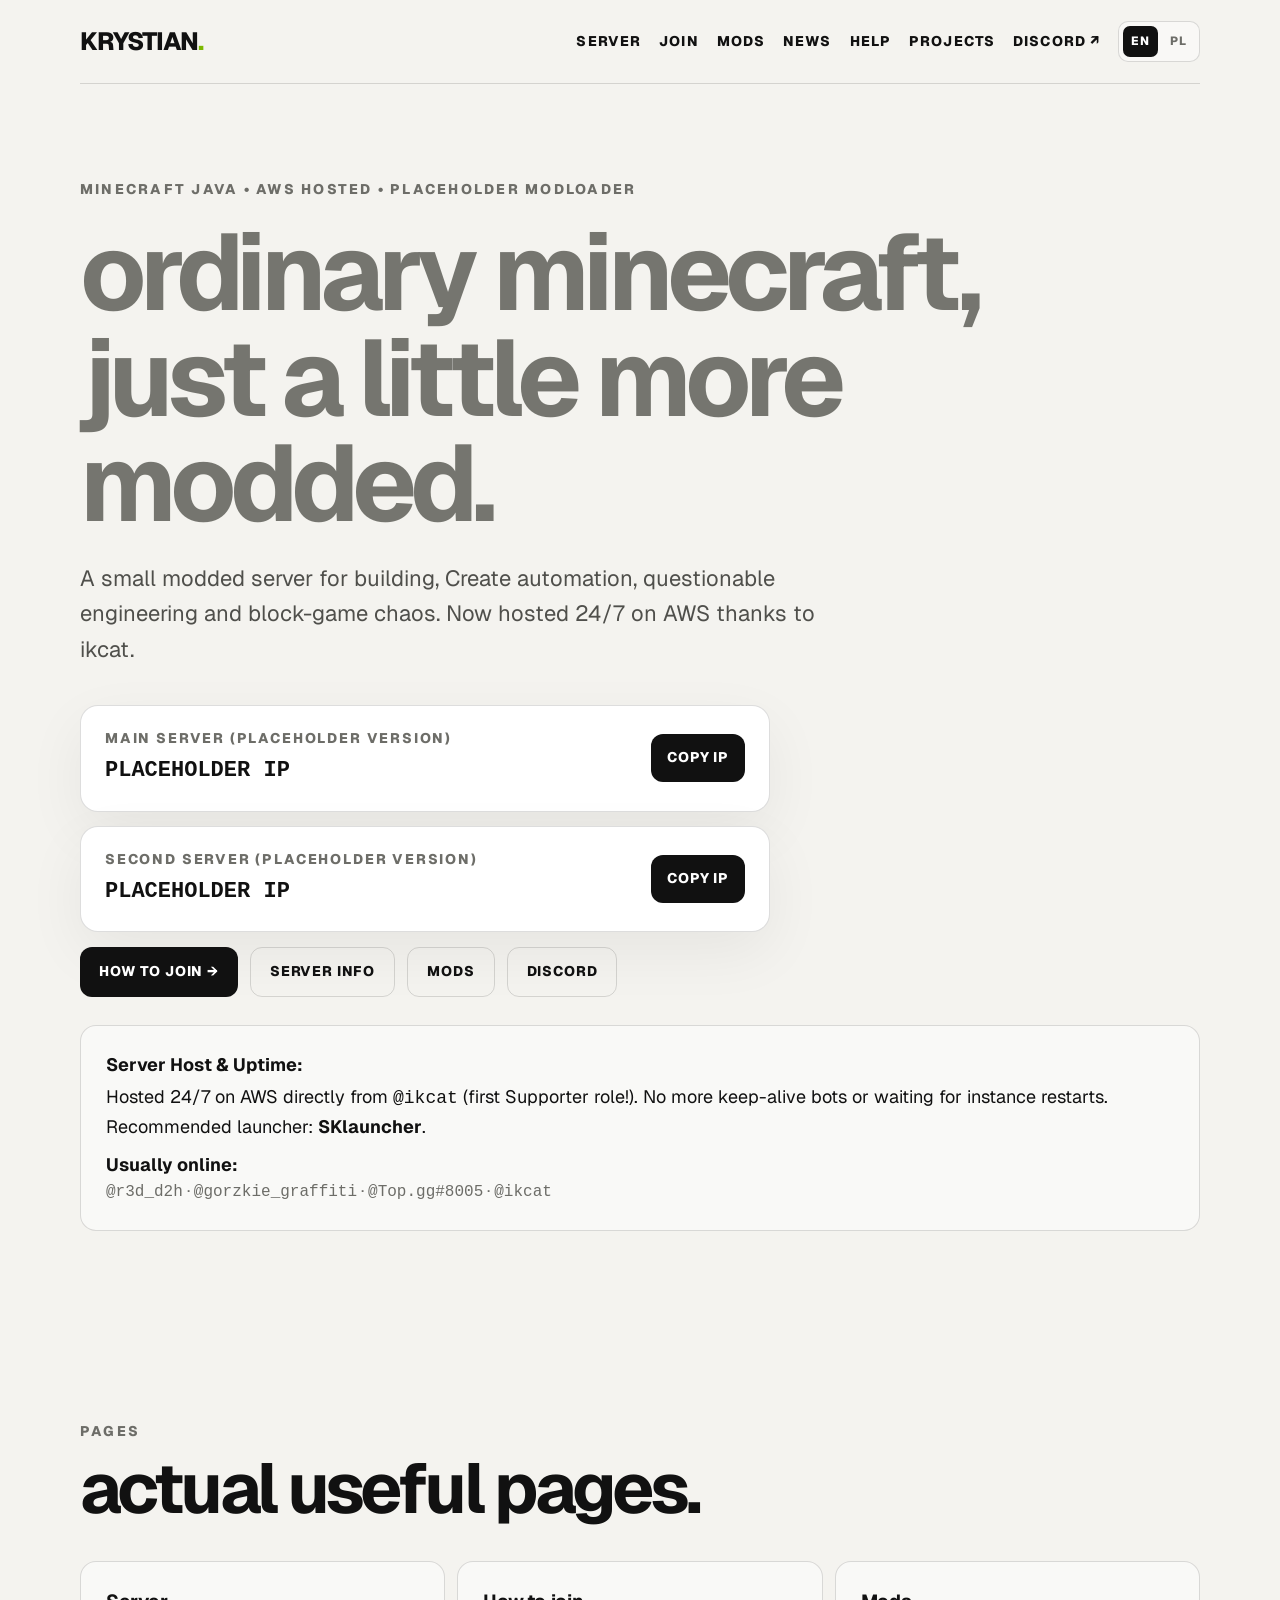
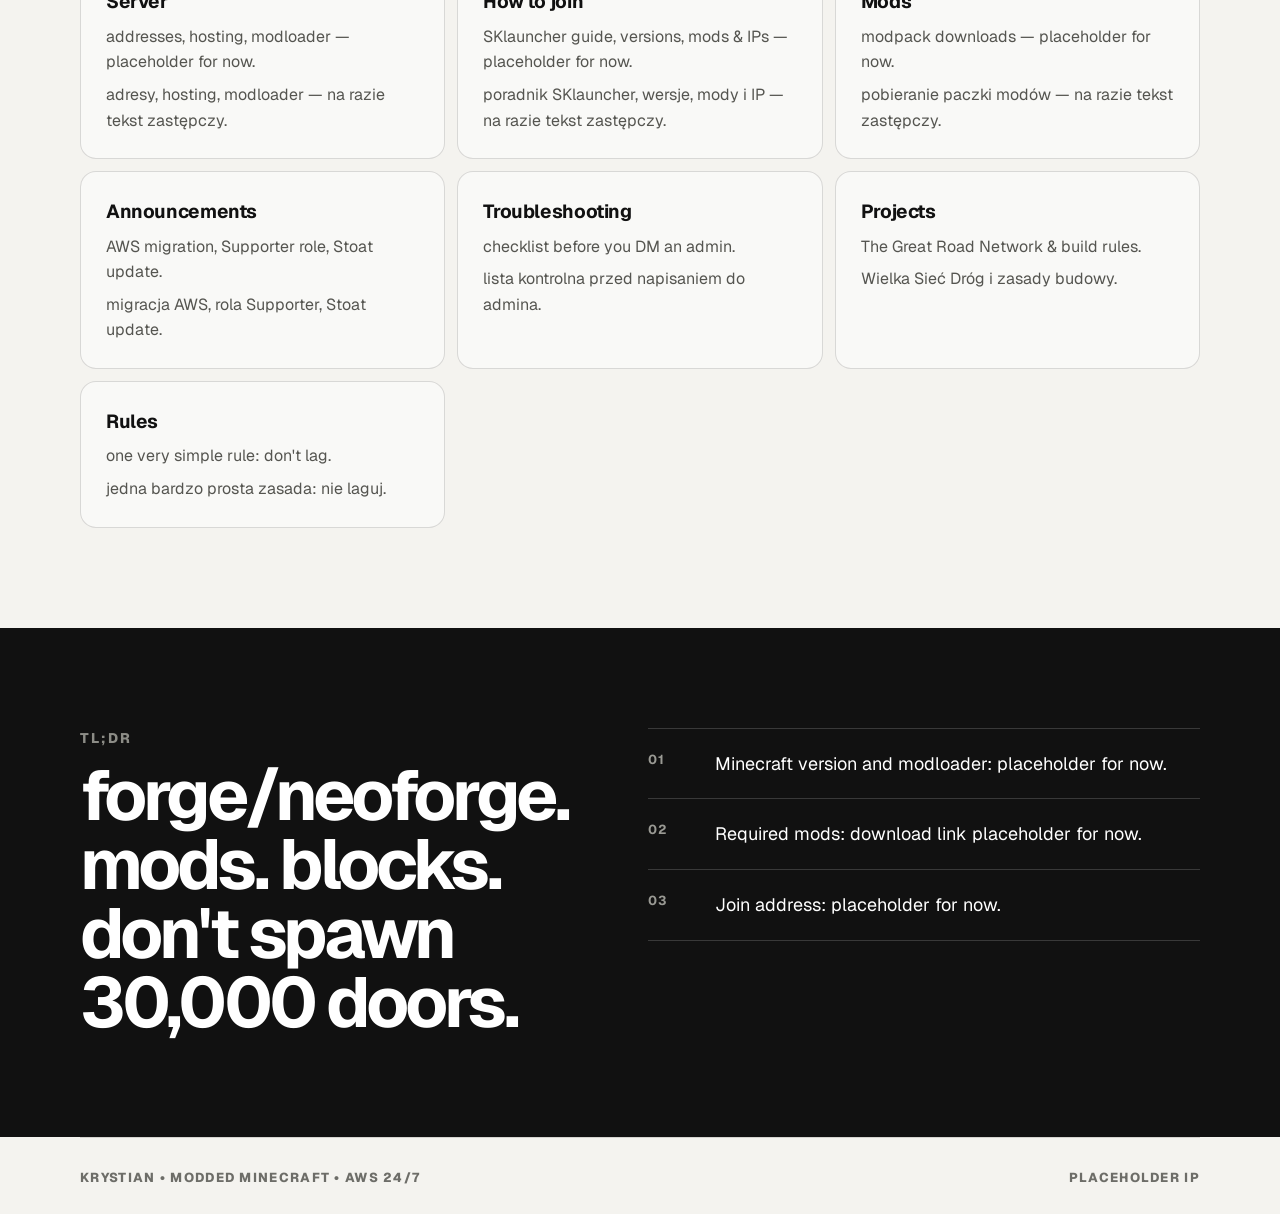
<file: index.html>
<!doctype html><html lang="en" data-titleen="Krystian — Modded Minecraft" data-titlepl="Krystian — Modowany Minecraft" data-descen="Krystian is a small modded Minecraft server on AWS. Details coming soon." data-descpl="Krystian to mały modowany serwer Minecraft na AWS. Szczegóły wkrótce."><head><meta charset="utf-8"><meta name="viewport" content="width=device-width, initial-scale=1"><title>Krystian — Modded Minecraft</title><meta name="description" content="Krystian is a small modded Minecraft server on AWS. Details coming soon."><meta name="robots" content="index, follow"><link rel="canonical" href="https://krystian-mc.vercel.app/"><meta property="og:type" content="website"><meta property="og:title" content="Krystian — Modded Minecraft"><meta property="og:description" content="Krystian is a small modded Minecraft server on AWS. Details coming soon."><meta property="og:url" content="https://krystian-mc.vercel.app/"><link rel="icon" href="/favicon.svg" type="image/svg+xml"><link rel="stylesheet" href="/styles.css"></head><body>
<header class="nav wrap"><a class="brand" href="/">KRYSTIAN<span>.</span></a><div class="nav-actions"><a class="nav-link" href="/server/">SERVER</a><a class="nav-link" href="/join/">JOIN</a><a class="nav-link" href="/mods/">MODS</a><a class="nav-link" href="/announcements/">NEWS</a><a class="nav-link" href="/troubleshooting/">HELP</a><a class="nav-link" href="/projects/">PROJECTS</a><a class="nav-link" data-discord href="#">DISCORD ↗</a><div class="lang-switch"><button data-set-lang="en">EN</button><button data-set-lang="pl">PL</button></div></div></header>
<main>
<section class="hero wrap"><div class="eyebrow">MINECRAFT JAVA • AWS HOSTED • PLACEHOLDER MODLOADER</div><h1><span class="lang-en">ordinary minecraft,<br><span>just a little more modded.</span></span><span class="lang-pl">zwykły minecraft,<br><span>tylko trochę bardziej modowany.</span></span></h1>
<p class="lead"><span class="lang-en">A small modded server for building, Create automation, questionable engineering and block-game chaos. Now hosted 24/7 on AWS thanks to ikcat.</span><span class="lang-pl">Mały modowany serwer do budowania, automatyzacji z Create, podejrzanej inżynierii i klockowego chaosu. Teraz hostowany 24/7 na AWS dzięki ikcatowi.</span></p>

<div class="server-card"><div><div class="label">MAIN SERVER (PLACEHOLDER VERSION)</div><code>PLACEHOLDER IP</code></div><button class="copy-btn" data-copy="PLACEHOLDER IP">COPY IP</button></div>

<div class="server-card" style="margin-top:14px"><div><div class="label">SECOND SERVER (PLACEHOLDER VERSION)</div><code>PLACEHOLDER IP</code></div><button class="copy-btn" data-copy="PLACEHOLDER IP">COPY IP</button></div>

<div class="actions"><a class="btn" href="/join/">HOW TO JOIN →</a><a class="btn btn-ghost" href="/server/">SERVER INFO</a><a class="btn btn-ghost" href="/mods/">MODS</a><a class="btn btn-ghost" data-discord href="#">DISCORD</a></div>

<div class="notice" style="margin-top:28px">
<strong><span class="lang-en">Server Host &amp; Uptime:</span><span class="lang-pl">Hosting i status serwera:</span></strong>
<p style="margin:4px 0 10px"><span class="lang-en">Hosted 24/7 on AWS directly from <code>@ikcat</code> (first Supporter role!). No more keep-alive bots or waiting for instance restarts. Recommended launcher: <strong>SKlauncher</strong>.</span><span class="lang-pl">Chodzi 24/7 na AWS bezpośrednio od <code>@ikcat</code> (pierwsza rola Supporter!). Koniec z botami keep-alive i czekaniem na restart instancji. Polecany launcher: <strong>SKlauncher</strong>.</span></p>
<strong><span class="lang-en">Usually online:</span><span class="lang-pl">Zwykle online:</span></strong><div class="mini"><code>@r3d_d2h</code> · <code>@gorzkie_graffiti</code> · <code>@Top.gg#8005</code> · <code>@ikcat</code></div>
</div></section>

<section class="section wrap"><div class="section-head"><div class="eyebrow">PAGES</div><h2><span class="lang-en">actual useful pages.</span><span class="lang-pl">faktycznie przydatne strony.</span></h2></div><div class="link-grid">
<a class="link-card" href="/server/"><strong>Server</strong><span><span class="lang-en">addresses, hosting, modloader — placeholder for now.</span><span class="lang-pl">adresy, hosting, modloader — na razie tekst zastępczy.</span></span></a>
<a class="link-card" href="/join/"><strong>How to join</strong><span><span class="lang-en">SKlauncher guide, versions, mods &amp; IPs — placeholder for now.</span><span class="lang-pl">poradnik SKlauncher, wersje, mody i IP — na razie tekst zastępczy.</span></span></a>
<a class="link-card" href="/mods/"><strong>Mods</strong><span><span class="lang-en">modpack downloads — placeholder for now.</span><span class="lang-pl">pobieranie paczki modów — na razie tekst zastępczy.</span></span></a>
<a class="link-card" href="/announcements/"><strong>Announcements</strong><span><span class="lang-en">AWS migration, Supporter role, Stoat update.</span><span class="lang-pl">migracja AWS, rola Supporter, Stoat update.</span></span></a>
<a class="link-card" href="/troubleshooting/"><strong>Troubleshooting</strong><span><span class="lang-en">checklist before you DM an admin.</span><span class="lang-pl">lista kontrolna przed napisaniem do admina.</span></span></a>
<a class="link-card" href="/projects/"><strong>Projects</strong><span><span class="lang-en">The Great Road Network &amp; build rules.</span><span class="lang-pl">Wielka Sieć Dróg i zasady budowy.</span></span></a>
<a class="link-card" href="/rules/"><strong>Rules</strong><span><span class="lang-en">one very simple rule: don't lag.</span><span class="lang-pl">jedna bardzo prosta zasada: nie laguj.</span></span></a></div></section>

<section class="section dark"><div class="wrap split"><div><div class="eyebrow">TL;DR</div><h2><span class="lang-en">forge/neoforge. mods. blocks. don't spawn 30,000 doors.</span><span class="lang-pl">forge/neoforge. mody. bloczki. nie spawnuj 30 000 drzwi.</span></h2></div><div class="steps">
<div class="step"><b>01</b><span><span class="lang-en">Minecraft version and modloader: placeholder for now.</span><span class="lang-pl">Wersja Minecrafta i modloader: na razie tekst zastępczy.</span></span></div><div class="step"><b>02</b><span><span class="lang-en">Required mods: download link placeholder for now.</span><span class="lang-pl">Wymagane mody: link do pobrania to na razie tekst zastępczy.</span></span></div><div class="step"><b>03</b><span><span class="lang-en">Join address: placeholder for now.</span><span class="lang-pl">Adres serwera: na razie tekst zastępczy.</span></span></div>
</div></div></section></main><footer class="footer wrap"><span>KRYSTIAN • MODDED MINECRAFT • AWS 24/7</span><span>PLACEHOLDER IP</span></footer><script src="/site.js"></script></body></html>
</file>
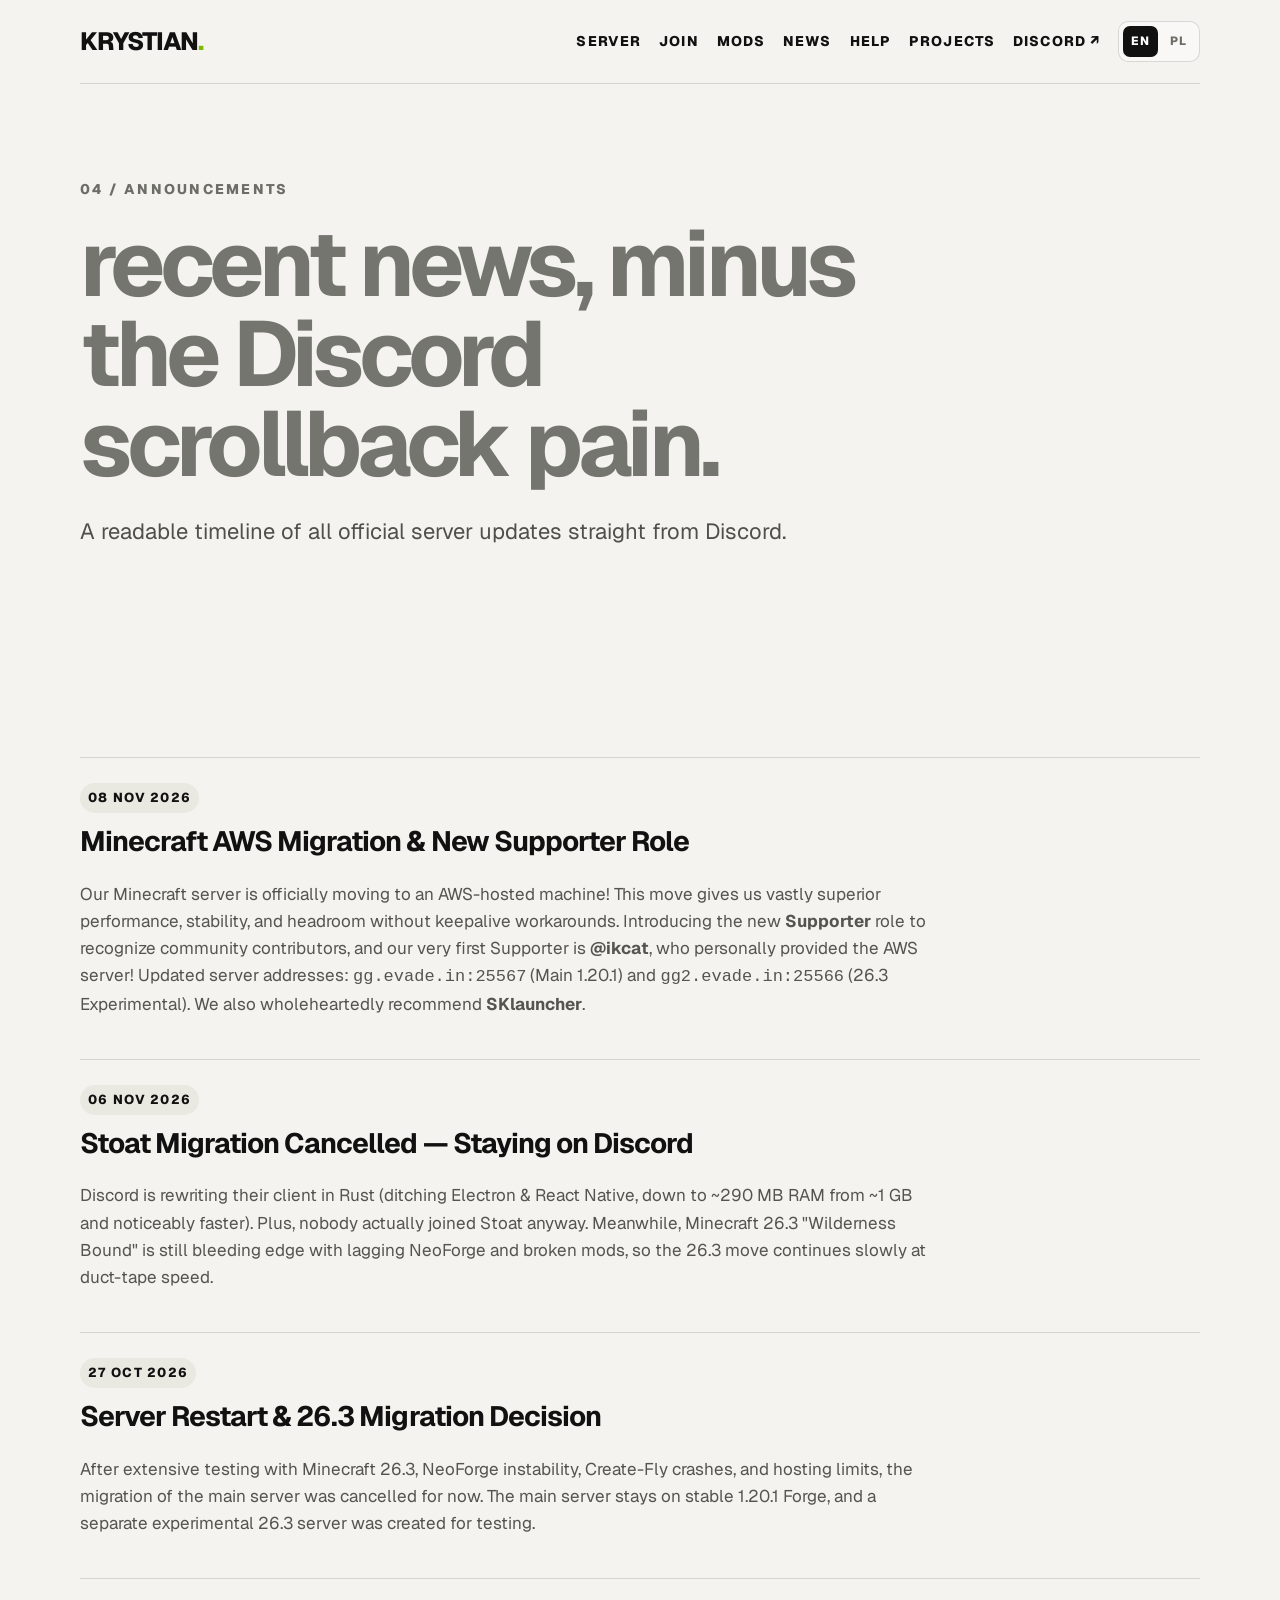
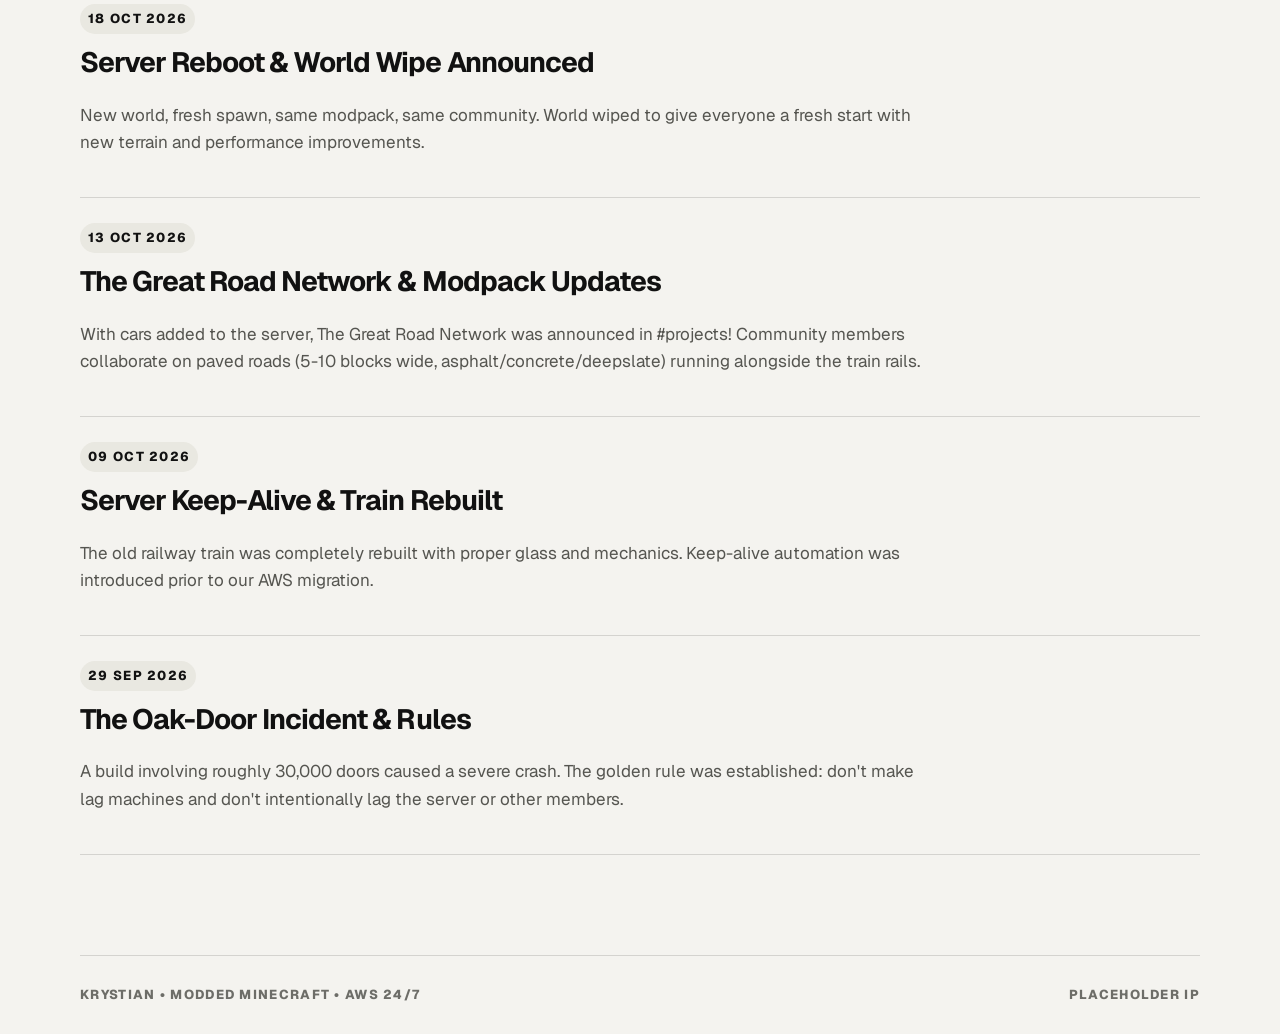
<file: announcements/index.html>
<!doctype html><html lang="en" data-titleen="Krystian Announcements — Server News" data-titlepl="Krystian Ogłoszenia — Aktualności" data-descen="Recent Krystian server migrations and update announcements." data-descpl="Najnowsze ogłoszenia o migracjach i aktualizacjach serwera Krystian."><head><meta charset="utf-8"><meta name="viewport" content="width=device-width, initial-scale=1"><title>Krystian Announcements — Server News</title><meta name="description" content="Recent Krystian server migrations and update announcements."><meta name="robots" content="index, follow"><link rel="canonical" href="https://krystian-mc.vercel.app/announcements"><meta property="og:type" content="website"><meta property="og:title" content="Krystian Announcements — Server News"><meta property="og:description" content="Recent Krystian server migrations and update announcements."><meta property="og:url" content="https://krystian-mc.vercel.app/announcements"><link rel="icon" href="/favicon.svg" type="image/svg+xml"><link rel="stylesheet" href="/styles.css"></head><body>
<header class="nav wrap"><a class="brand" href="/">KRYSTIAN<span>.</span></a><div class="nav-actions"><a class="nav-link" href="/server/">SERVER</a><a class="nav-link" href="/join/">JOIN</a><a class="nav-link" href="/mods/">MODS</a><a class="nav-link" href="/announcements/">NEWS</a><a class="nav-link" href="/troubleshooting/">HELP</a><a class="nav-link" href="/projects/">PROJECTS</a><a class="nav-link" data-discord href="#">DISCORD ↗</a><div class="lang-switch"><button data-set-lang="en">EN</button><button data-set-lang="pl">PL</button></div></div></header>
<main>
<section class="page-hero wrap"><div class="eyebrow">04 / ANNOUNCEMENTS</div><h1><span class="lang-en">recent news, minus the Discord scrollback pain.</span><span class="lang-pl">najnowsze newsy bez przekopywania Discorda.</span></h1><p class="lead"><span class="lang-en">A readable timeline of all official server updates straight from Discord.</span><span class="lang-pl">Czytelna oś czasu wszystkich oficjalnych aktualizacji serwera prosto z Discorda.</span></p></section>
<section class="section wrap">

<article class="announce"><span class="tag">08 NOV 2026</span><h3><span class="lang-en">Minecraft AWS Migration &amp; New Supporter Role</span><span class="lang-pl">Migracja Minecrafta na AWS i nowa rola Supporter</span></h3>
<p><span class="lang-en">Our Minecraft server is officially moving to an AWS-hosted machine! This move gives us vastly superior performance, stability, and headroom without keepalive workarounds. Introducing the new <strong>Supporter</strong> role to recognize community contributors, and our very first Supporter is <strong>@ikcat</strong>, who personally provided the AWS server! Updated server addresses: <code>gg.evade.in:25567</code> (Main 1.20.1) and <code>gg2.evade.in:25566</code> (26.3 Experimental). We also wholeheartedly recommend <strong>SKlauncher</strong>.</span><span class="lang-pl">Nasz serwer Minecrafta oficjalnie przeniósł się na maszynę na AWS! Zapewnia to o wiele wyższą wydajność, stabilność i brak konieczności używania obejść z botem keepalive. Wprowadzamy nową rolę <strong>Supporter</strong> dla osób wspierających społeczność — naszą pierwszą osobą z tą rolą jest <strong>@ikcat</strong>, który zapewnił serwer na AWS! Nowe adresy: <code>gg.evade.in:25567</code> (Główny 1.20.1) oraz <code>gg2.evade.in:25566</code> (Eksperymentalny 26.3). Z całego serca polecamy również <strong>SKlauncher</strong>.</span></p></article>

<article class="announce"><span class="tag">06 NOV 2026</span><h3><span class="lang-en">Stoat Migration Cancelled — Staying on Discord</span><span class="lang-pl">Przenosiny na Stoat odwołane — zostajemy na Discordzie</span></h3>
<p><span class="lang-en">Discord is rewriting their client in Rust (ditching Electron &amp; React Native, down to ~290 MB RAM from ~1 GB and noticeably faster). Plus, nobody actually joined Stoat anyway. Meanwhile, Minecraft 26.3 "Wilderness Bound" is still bleeding edge with lagging NeoForge and broken mods, so the 26.3 move continues slowly at duct-tape speed.</span><span class="lang-pl">Discord przepisuje klienta w Rust (rezygnacja z Electrona i React Native, spadek zużycia RAM do ~290 MB i wyższa prędkość). Poza tym nikt i tak nie dołączył na Stoata. Z kolei Minecraft 26.3 "Wilderness Bound" to wciąż bleeding edge z opóźnionym NeoForge i niedopracowanymi modami, więc przejście na 26.3 trwa w tempie taśmy klejącej.</span></p></article>

<article class="announce"><span class="tag">27 OCT 2026</span><h3><span class="lang-en">Server Restart &amp; 26.3 Migration Decision</span><span class="lang-pl">Restart serwera i decyzja o migracji na 26.3</span></h3>
<p><span class="lang-en">After extensive testing with Minecraft 26.3, NeoForge instability, Create-Fly crashes, and hosting limits, the migration of the main server was cancelled for now. The main server stays on stable 1.20.1 Forge, and a separate experimental 26.3 server was created for testing.</span><span class="lang-pl">Po wielu testach z Minecraftem 26.3, niestabilnością NeoForge, crashami Create-Fly i ograniczeniami darmowych hostingów, migracja głównego serwera została na razie odwołana. Główny serwer pozostaje na stabilnym 1.20.1 Forge, a do testów postawiono osobny, eksperymentalny serwer 26.3.</span></p></article>

<article class="announce"><span class="tag">18 OCT 2026</span><h3><span class="lang-en">Server Reboot &amp; World Wipe Announced</span><span class="lang-pl">Ogłoszono reboot serwera i wipe świata</span></h3>
<p><span class="lang-en">New world, fresh spawn, same modpack, same community. World wiped to give everyone a fresh start with new terrain and performance improvements.</span><span class="lang-pl">Nowy świat, świeży spawn, ta sama paczka modów i ta sama społeczność. Wipe świata dał każdemu nowy start ze świeżym terenem i lepszą wydajnością.</span></p></article>

<article class="announce"><span class="tag">13 OCT 2026</span><h3><span class="lang-en">The Great Road Network &amp; Modpack Updates</span><span class="lang-pl">Wielka Sieć Dróg i aktualizacje paczki modów</span></h3>
<p><span class="lang-en">With cars added to the server, The Great Road Network was announced in #projects! Community members collaborate on paved roads (5-10 blocks wide, asphalt/concrete/deepslate) running alongside the train rails.</span><span class="lang-pl">Wraz z dodaniem samochodów na serwer, na kanale #projects ogłoszono Wielką Sieć Dróg! Gracze wspólnie budują utwardzone drogi (szerokość 5-10 bloków, asfalt/beton/deepslate) biegnące wzdłuż torów kolejowych.</span></p></article>

<article class="announce"><span class="tag">09 OCT 2026</span><h3><span class="lang-en">Server Keep-Alive &amp; Train Rebuilt</span><span class="lang-pl">Bot keep-alive serwera i odbudowa pociągu</span></h3>
<p><span class="lang-en">The old railway train was completely rebuilt with proper glass and mechanics. Keep-alive automation was introduced prior to our AWS migration.</span><span class="lang-pl">Stary pociąg kolejowy został kompletnie odbudowany z porządnym szkłem i mechaniką. Wprowadzono automatyzację keep-alive przed naszą migracją na AWS.</span></p></article>

<article class="announce"><span class="tag">29 SEP 2026</span><h3><span class="lang-en">The Oak-Door Incident &amp; Rules</span><span class="lang-pl">Incydent z dębowymi drzwiami i zasady</span></h3>
<p><span class="lang-en">A build involving roughly 30,000 doors caused a severe crash. The golden rule was established: don't make lag machines and don't intentionally lag the server or other members.</span><span class="lang-pl">Konstrukcja z około 30 000 drzwi spowodowała ostry crash. Ustanowiono złotą zasadę: nie budujcie lag maszyn i nie zamulajcie celowo serwera ani innym gry.</span></p></article>

</section></main><footer class="footer wrap"><span>KRYSTIAN • MODDED MINECRAFT • AWS 24/7</span><span>PLACEHOLDER IP</span></footer><script src="/site.js"></script></body></html>
</file>
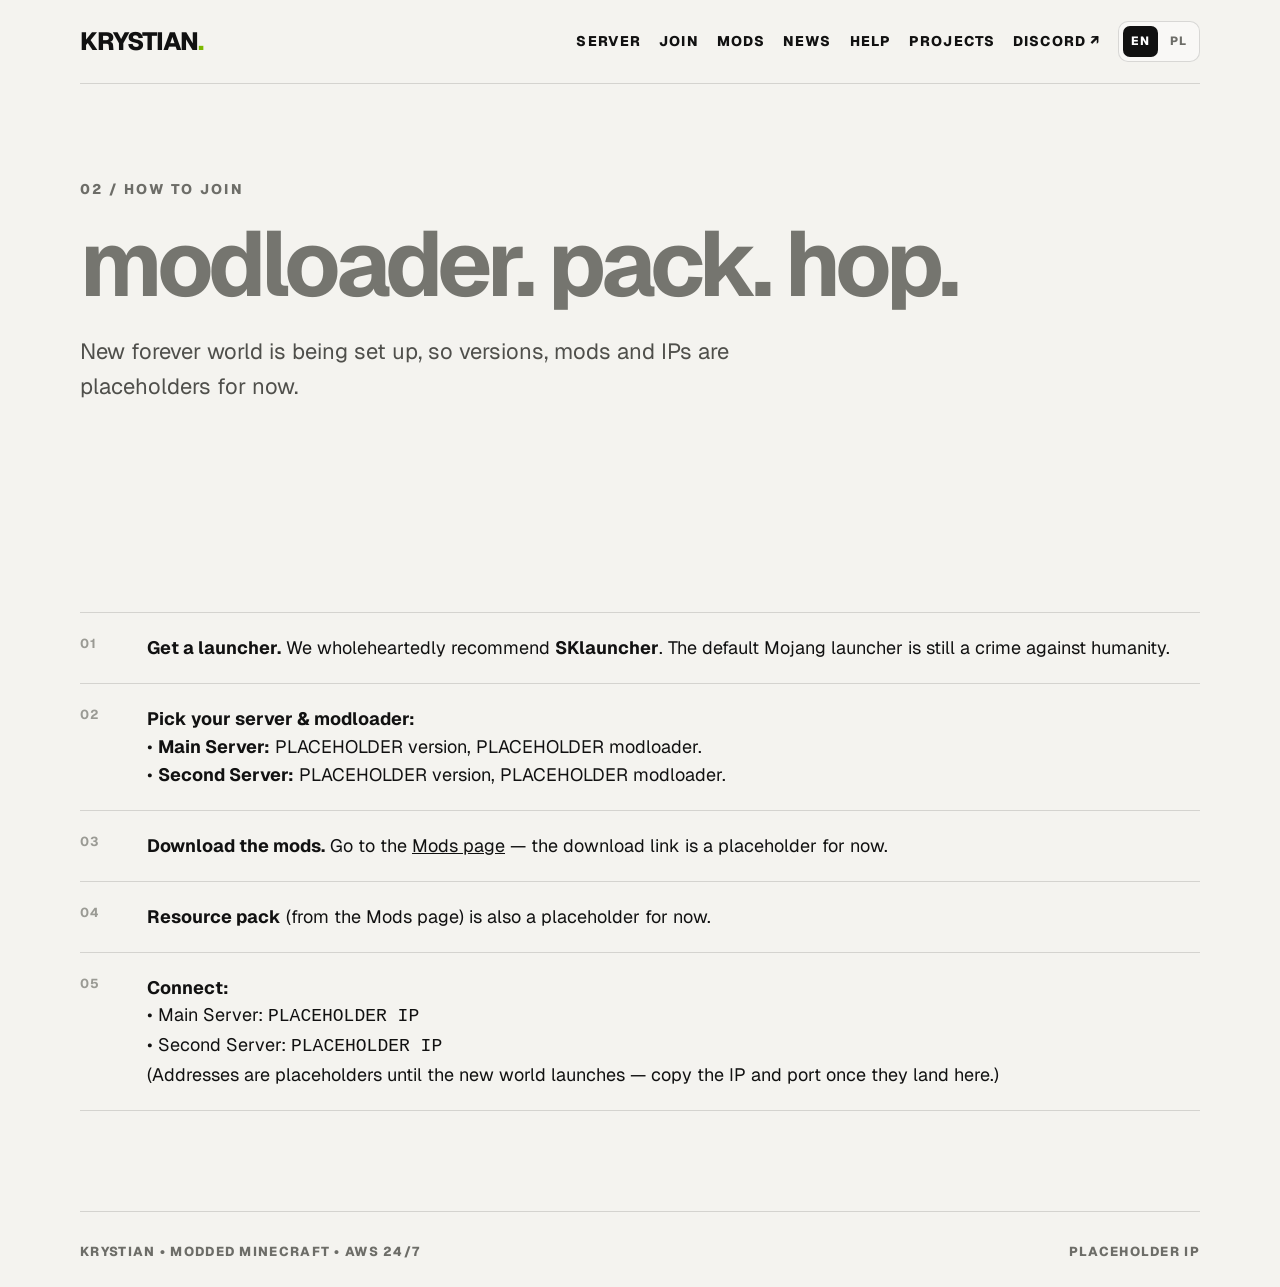
<file: join/index.html>
<!doctype html><html lang="en" data-titleen="How to Join Krystian — PLACEHOLDER" data-titlepl="Jak dołączyć do Krystian — TEKST ZASTĘPCZY" data-descen="How to join the Krystian server. Details coming soon." data-descpl="Jak dołączyć do serwera Krystian. Szczegóły wkrótce."><head><meta charset="utf-8"><meta name="viewport" content="width=device-width, initial-scale=1"><title>How to Join Krystian — PLACEHOLDER</title><meta name="description" content="How to join the Krystian server. Details coming soon."><meta name="robots" content="index, follow"><link rel="canonical" href="https://krystian-mc.vercel.app/join"><meta property="og:type" content="website"><meta property="og:title" content="How to Join Krystian — PLACEHOLDER"><meta property="og:description" content="How to join the Krystian server. Details coming soon."><meta property="og:url" content="https://krystian-mc.vercel.app/join"><link rel="icon" href="/favicon.svg" type="image/svg+xml"><link rel="stylesheet" href="/styles.css"></head><body>
<header class="nav wrap"><a class="brand" href="/">KRYSTIAN<span>.</span></a><div class="nav-actions"><a class="nav-link" href="/server/">SERVER</a><a class="nav-link" href="/join/">JOIN</a><a class="nav-link" href="/mods/">MODS</a><a class="nav-link" href="/announcements/">NEWS</a><a class="nav-link" href="/troubleshooting/">HELP</a><a class="nav-link" href="/projects/">PROJECTS</a><a class="nav-link" data-discord href="#">DISCORD ↗</a><div class="lang-switch"><button data-set-lang="en">EN</button><button data-set-lang="pl">PL</button></div></div></header>
<main>
<section class="page-hero wrap"><div class="eyebrow">02 / HOW TO JOIN</div><h1><span class="lang-en">modloader. pack. hop.</span><span class="lang-pl">modloader. paczka. hop.</span></h1><p class="lead"><span class="lang-en">New forever world is being set up, so versions, mods and IPs are placeholders for now.</span><span class="lang-pl">Nowy forever world jest w przygotowaniu, więc wersje, mody i IP to na razie tekst zastępczy.</span></p></section>
<section class="section wrap"><div class="steps">
<div class="step"><b>01</b><span><span class="lang-en"><strong>Get a launcher.</strong> We wholeheartedly recommend <strong>SKlauncher</strong>. The default Mojang launcher is still a crime against humanity.</span><span class="lang-pl"><strong>Wybierz launcher.</strong> Polecamy z czystym sumieniem <strong>SKlauncher</strong>. Domyślny launcher Mojangu to wciąż zbrodnia przeciwko ludzkości.</span></span></div>
<div class="step"><b>02</b><span><span class="lang-en"><strong>Pick your server &amp; modloader:</strong><br>• <strong>Main Server:</strong> PLACEHOLDER version, PLACEHOLDER modloader.<br>• <strong>Second Server:</strong> PLACEHOLDER version, PLACEHOLDER modloader.</span><span class="lang-pl"><strong>Wybierz serwer i modloader:</strong><br>• <strong>Główny serwer:</strong> wersja — tekst zastępczy, modloader — tekst zastępczy.<br>• <strong>Drugi serwer:</strong> wersja — tekst zastępczy, modloader — tekst zastępczy.</span></span></div>
<div class="step"><b>03</b><span><span class="lang-en"><strong>Download the mods.</strong> Go to the <a href="/mods/" style="text-decoration:underline">Mods page</a> — the download link is a placeholder for now.</span><span class="lang-pl"><strong>Pobierz mody.</strong> Wejdź na <a href="/mods/" style="text-decoration:underline">stronę Modów</a> — link do pobrania to na razie tekst zastępczy.</span></span></div>
<div class="step"><b>04</b><span><span class="lang-en"><strong>Resource pack</strong> (from the Mods page) is also a placeholder for now.</span><span class="lang-pl"><strong>Resource pack</strong> (ze strony Modów) też jest na razie tekstem zastępczym.</span></span></div>
<div class="step"><b>05</b><span><span class="lang-en"><strong>Connect:</strong><br>• Main Server: <code>PLACEHOLDER IP</code><br>• Second Server: <code>PLACEHOLDER IP</code><br>(Addresses are placeholders until the new world launches — copy the IP and port once they land here.)</span><span class="lang-pl"><strong>Połącz się:</strong><br>• Główny serwer: <code>PLACEHOLDER IP</code><br>• Drugi serwer: <code>PLACEHOLDER IP</code><br>(Adresy to tekst zastępczy do startu nowego świata — skopiuj IP razem z portem, gdy się tu pojawią.)</span></span></div>
</div></section></main><footer class="footer wrap"><span>KRYSTIAN • MODDED MINECRAFT • AWS 24/7</span><span>PLACEHOLDER IP</span></footer><script src="/site.js"></script></body></html>
</file>
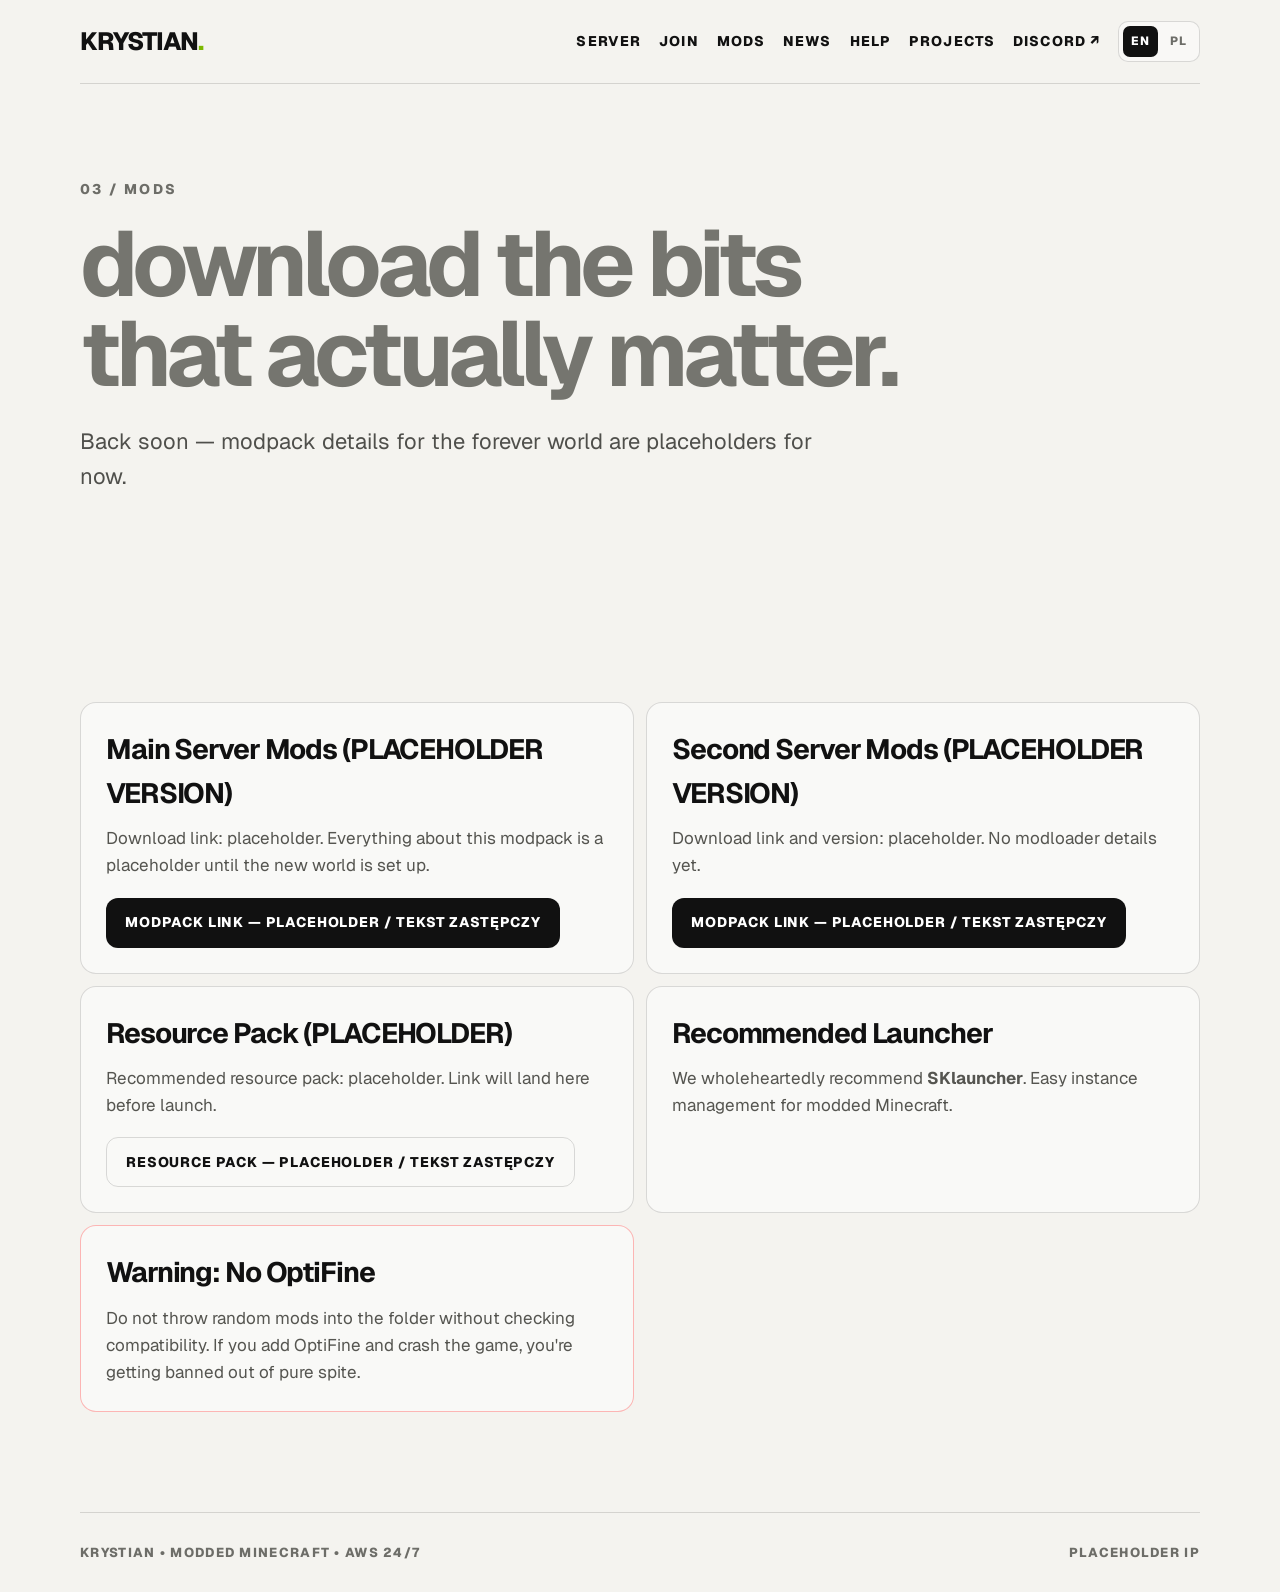
<file: mods/index.html>
<!doctype html><html lang="en" data-titleen="Krystian Mods — PLACEHOLDER" data-titlepl="Krystian Mody — TEKST ZASTĘPCZY" data-descen="Modpack downloads for the Krystian server. Details coming soon." data-descpl="Paczki modów dla serwera Krystian. Szczegóły wkrótce."><head><meta charset="utf-8"><meta name="viewport" content="width=device-width, initial-scale=1"><title>Krystian Mods — PLACEHOLDER</title><meta name="description" content="Modpack downloads for the Krystian server. Details coming soon."><meta name="robots" content="index, follow"><link rel="canonical" href="https://krystian-mc.vercel.app/mods"><meta property="og:type" content="website"><meta property="og:title" content="Krystian Mods — PLACEHOLDER"><meta property="og:description" content="Modpack downloads for the Krystian server. Details coming soon."><meta property="og:url" content="https://krystian-mc.vercel.app/mods"><link rel="icon" href="/favicon.svg" type="image/svg+xml"><link rel="stylesheet" href="/styles.css"></head><body>
<header class="nav wrap"><a class="brand" href="/">KRYSTIAN<span>.</span></a><div class="nav-actions"><a class="nav-link" href="/server/">SERVER</a><a class="nav-link" href="/join/">JOIN</a><a class="nav-link" href="/mods/">MODS</a><a class="nav-link" href="/announcements/">NEWS</a><a class="nav-link" href="/troubleshooting/">HELP</a><a class="nav-link" href="/projects/">PROJECTS</a><a class="nav-link" data-discord href="#">DISCORD ↗</a><div class="lang-switch"><button data-set-lang="en">EN</button><button data-set-lang="pl">PL</button></div></div></header>
<main>
<section class="page-hero wrap"><div class="eyebrow">03 / MODS</div><h1><span class="lang-en">download the bits that actually matter.</span><span class="lang-pl">pobierz rzeczy, które faktycznie są potrzebne.</span></h1><p class="lead"><span class="lang-en">Back soon — modpack details for the forever world are placeholders for now.</span><span class="lang-pl">Wkrótce — szczegóły paczki modów na forever world to na razie tekst zastępczy.</span></p></section>
<section class="section wrap"><div class="content-grid">
<article class="card"><h3>Main Server Mods (PLACEHOLDER VERSION)</h3><p><span class="lang-en">Download link: placeholder. Everything about this modpack is a placeholder until the new world is set up.</span><span class="lang-pl">Link do pobrania: tekst zastępczy. Wszystko o tej paczce to tekst zastępczy, dopóki nowy świat nie będzie gotowy.</span></p><p style="margin-top:18px"><a class="btn" href="#" aria-disabled="true">MODPACK LINK — PLACEHOLDER / TEKST ZASTĘPCZY</a></p></article>
<article class="card"><h3>Second Server Mods (PLACEHOLDER VERSION)</h3><p><span class="lang-en">Download link and version: placeholder. No modloader details yet.</span><span class="lang-pl">Link do pobrania i wersja: tekst zastępczy. Szczegółów modloadera jeszcze nie ma.</span></p><p style="margin-top:18px"><a class="btn" href="#" aria-disabled="true">MODPACK LINK — PLACEHOLDER / TEKST ZASTĘPCZY</a></p></article>
<article class="card"><h3>Resource Pack (PLACEHOLDER)</h3><p><span class="lang-en">Recommended resource pack: placeholder. Link will land here before launch.</span><span class="lang-pl">Zalecany resource pack: tekst zastępczy. Link pojawi się tutaj przed startem.</span></p><p style="margin-top:18px"><a class="btn btn-ghost" href="#" aria-disabled="true">RESOURCE PACK — PLACEHOLDER / TEKST ZASTĘPCZY</a></p></article>
<article class="card"><h3>Recommended Launcher</h3><p><span class="lang-en">We wholeheartedly recommend <strong>SKlauncher</strong>. Easy instance management for modded Minecraft.</span><span class="lang-pl">Polecamy z czystym sumieniem <strong>SKlauncher</strong>. Łatwe zarządzanie instancjami modowanego Minecrafta.</span></p></article>
<article class="card" style="border-color:rgba(255,80,80,.4)"><h3>Warning: No OptiFine</h3><p><span class="lang-en">Do not throw random mods into the folder without checking compatibility. If you add OptiFine and crash the game, you're getting banned out of pure spite.</span><span class="lang-pl">Nie dorzucajcie własnych modów bez sprawdzenia kompatybilności. Jeśli dodasz OptiFine i wywalisz grę, leci ban z czystej złośliwości.</span></p></article>
</div></section></main><footer class="footer wrap"><span>KRYSTIAN • MODDED MINECRAFT • AWS 24/7</span><span>PLACEHOLDER IP</span></footer><script src="/site.js"></script></body></html>
</file>
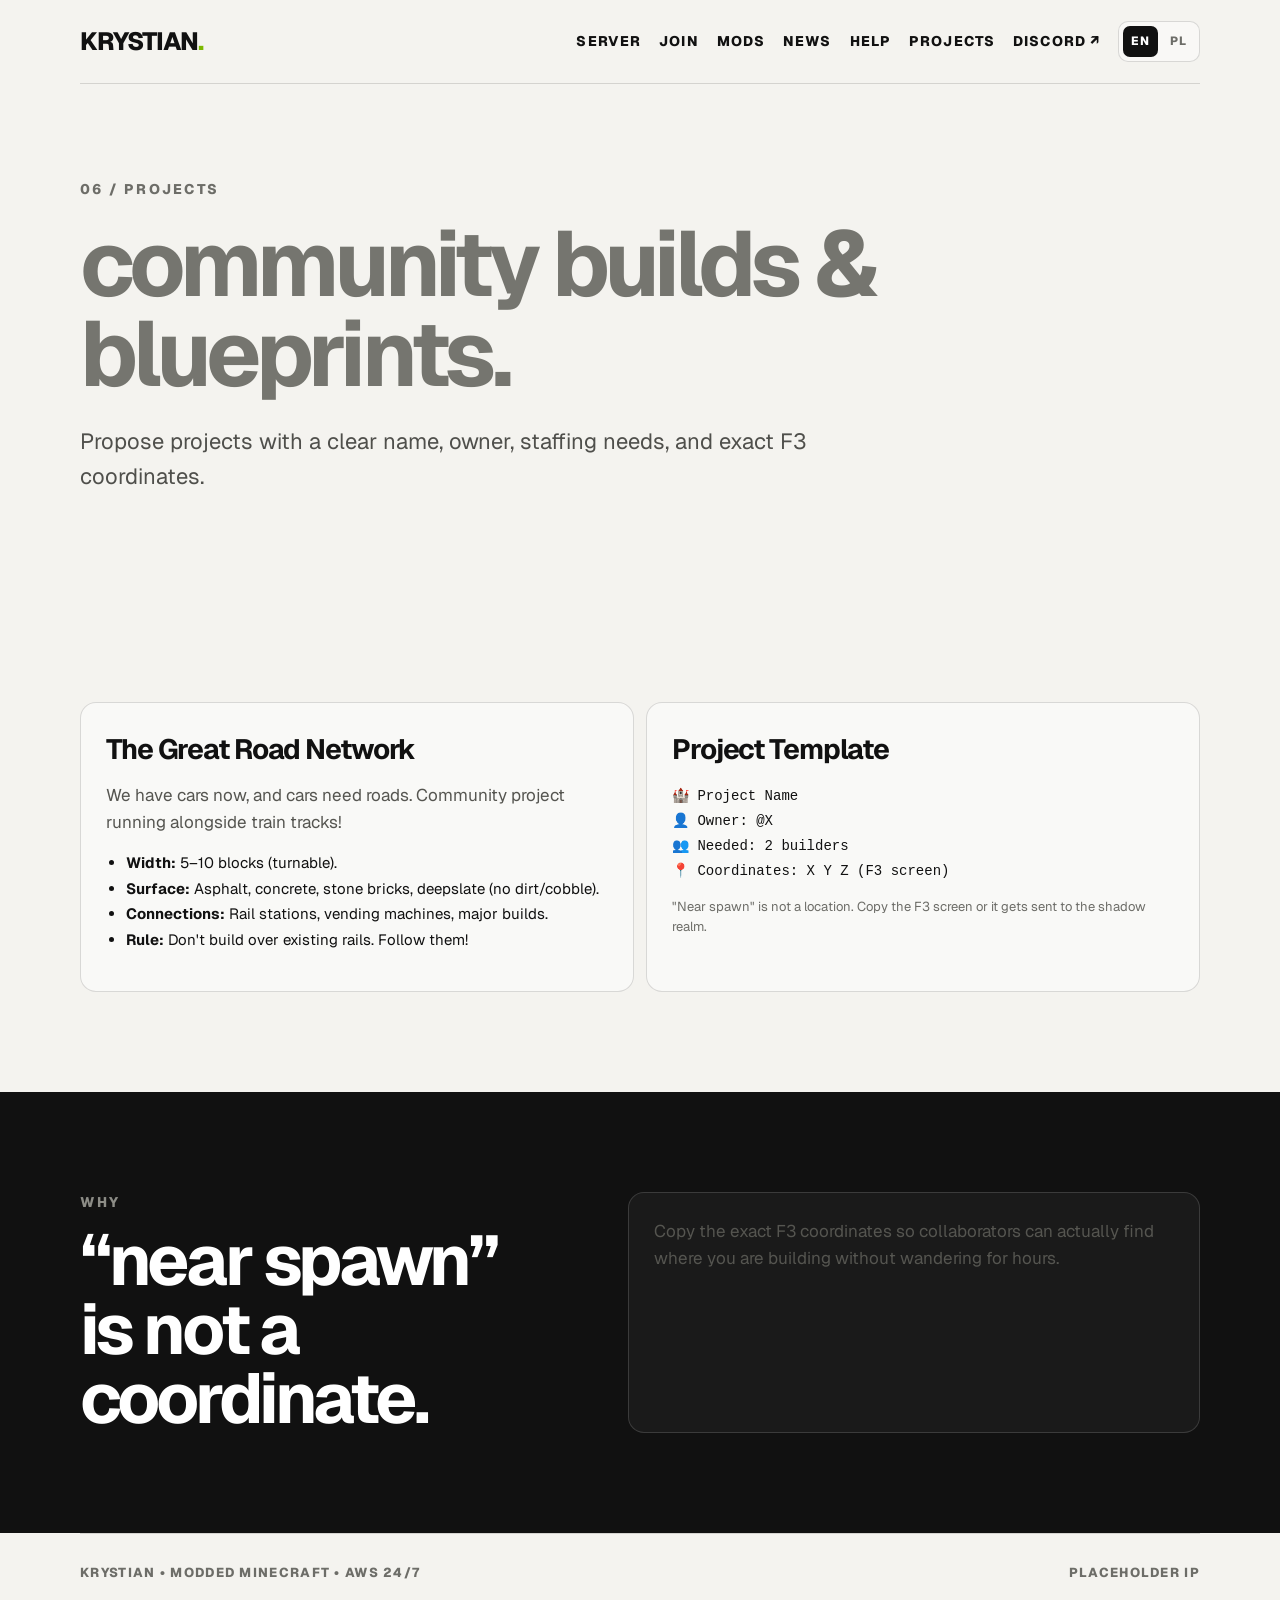
<file: projects/index.html>
<!doctype html><html lang="en" data-titleen="Krystian Projects — Server Builds" data-titlepl="Krystian Projekty — Budowy serwera" data-descen="Active community building projects and guidelines on Krystian." data-descpl="Aktywne wspólne projekty budowlane i zasady na serwerze Krystian."><head><meta charset="utf-8"><meta name="viewport" content="width=device-width, initial-scale=1"><title>Krystian Projects — Server Builds</title><meta name="description" content="Active community building projects and guidelines on Krystian."><meta name="robots" content="index, follow"><link rel="canonical" href="https://krystian-mc.vercel.app/projects"><meta property="og:type" content="website"><meta property="og:title" content="Krystian Projects — Server Builds"><meta property="og:description" content="Active community building projects and guidelines on Krystian."><meta property="og:url" content="https://krystian-mc.vercel.app/projects"><link rel="icon" href="/favicon.svg" type="image/svg+xml"><link rel="stylesheet" href="/styles.css"></head><body>
<header class="nav wrap"><a class="brand" href="/">KRYSTIAN<span>.</span></a><div class="nav-actions"><a class="nav-link" href="/server/">SERVER</a><a class="nav-link" href="/join/">JOIN</a><a class="nav-link" href="/mods/">MODS</a><a class="nav-link" href="/announcements/">NEWS</a><a class="nav-link" href="/troubleshooting/">HELP</a><a class="nav-link" href="/projects/">PROJECTS</a><a class="nav-link" data-discord href="#">DISCORD ↗</a><div class="lang-switch"><button data-set-lang="en">EN</button><button data-set-lang="pl">PL</button></div></div></header>
<main>
<section class="page-hero wrap"><div class="eyebrow">06 / PROJECTS</div><h1><span class="lang-en">community builds &amp; blueprints.</span><span class="lang-pl">wspólne budowy i plany.</span></h1><p class="lead"><span class="lang-en">Propose projects with a clear name, owner, staffing needs, and exact F3 coordinates.</span><span class="lang-pl">Proponuj projekty z jasną nazwą, właścicielem, potrzebnymi osobami i dokładnymi koordynatami z F3.</span></p></section>

<section class="section wrap"><div class="content-grid">
<article class="card">
<h3><span class="lang-en">The Great Road Network</span><span class="lang-pl">Wielka Sieć Dróg</span></h3>
<p><span class="lang-en">We have cars now, and cars need roads. Community project running alongside train tracks!</span><span class="lang-pl">Mamy samochody, a samochody potrzebują dróg. Projekt społeczny biegnący wzdłuż torów kolejowych!</span></p>
<ul style="font-size:15px;margin:14px 0;padding-left:20px;line-height:1.7">
<li><strong><span class="lang-en">Width:</span><span class="lang-pl">Szerokość:</span></strong> 5–10 blocks (turnable).</li>
<li><strong><span class="lang-en">Surface:</span><span class="lang-pl">Nawierzchnia:</span></strong> Asphalt, concrete, stone bricks, deepslate (no dirt/cobble).</li>
<li><strong><span class="lang-en">Connections:</span><span class="lang-pl">Połączenia:</span></strong> Rail stations, vending machines, major builds.</li>
<li><strong><span class="lang-en">Rule:</span><span class="lang-pl">Zasada:</span></strong> Don't build over existing rails. Follow them!</li>
</ul>
</article>

<article class="card">
<h3><span class="lang-en">Project Template</span><span class="lang-pl">Szablon projektu</span></h3>
<pre class="mono" style="white-space:pre-wrap;line-height:1.8;margin:12px 0;font-size:14px">🏰 <span class="lang-en">Project Name</span><span class="lang-pl">Nazwa projektu</span>
👤 Owner: @X
👥 <span class="lang-en">Needed: 2 builders</span><span class="lang-pl">Potrzebni: 2 budowniczych</span>
📍 <span class="lang-en">Coordinates: X Y Z (F3 screen)</span><span class="lang-pl">Koordynaty: X Y Z (ekran F3)</span></pre>
<p style="font-size:13px;color:var(--muted)"><span class="lang-en">"Near spawn" is not a location. Copy the F3 screen or it gets sent to the shadow realm.</span><span class="lang-pl">"Obok spawnu" to nie lokalizacja. Skopiuj koordynaty z F3, inaczej projekt leci do kosza.</span></p>
</article>
</div></section>

<section class="section dark"><div class="wrap split"><div><div class="eyebrow">WHY</div><h2><span class="lang-en">“near spawn” is not a coordinate.</span><span class="lang-pl">„obok spawnu” to nie są koordynaty.</span></h2></div><div class="card" style="background:rgba(255,255,255,.04);border-color:rgba(255,255,255,.14);color:#fff"><p><span class="lang-en">Copy the exact F3 coordinates so collaborators can actually find where you are building without wandering for hours.</span><span class="lang-pl">Skopiuj dokładne koordynaty z F3, żeby inni mogli trafić na miejsce bez błądzenia godzinami po mapie.</span></p></div></div></section></main><footer class="footer wrap"><span>KRYSTIAN • MODDED MINECRAFT • AWS 24/7</span><span>PLACEHOLDER IP</span></footer><script src="/site.js"></script></body></html>
</file>
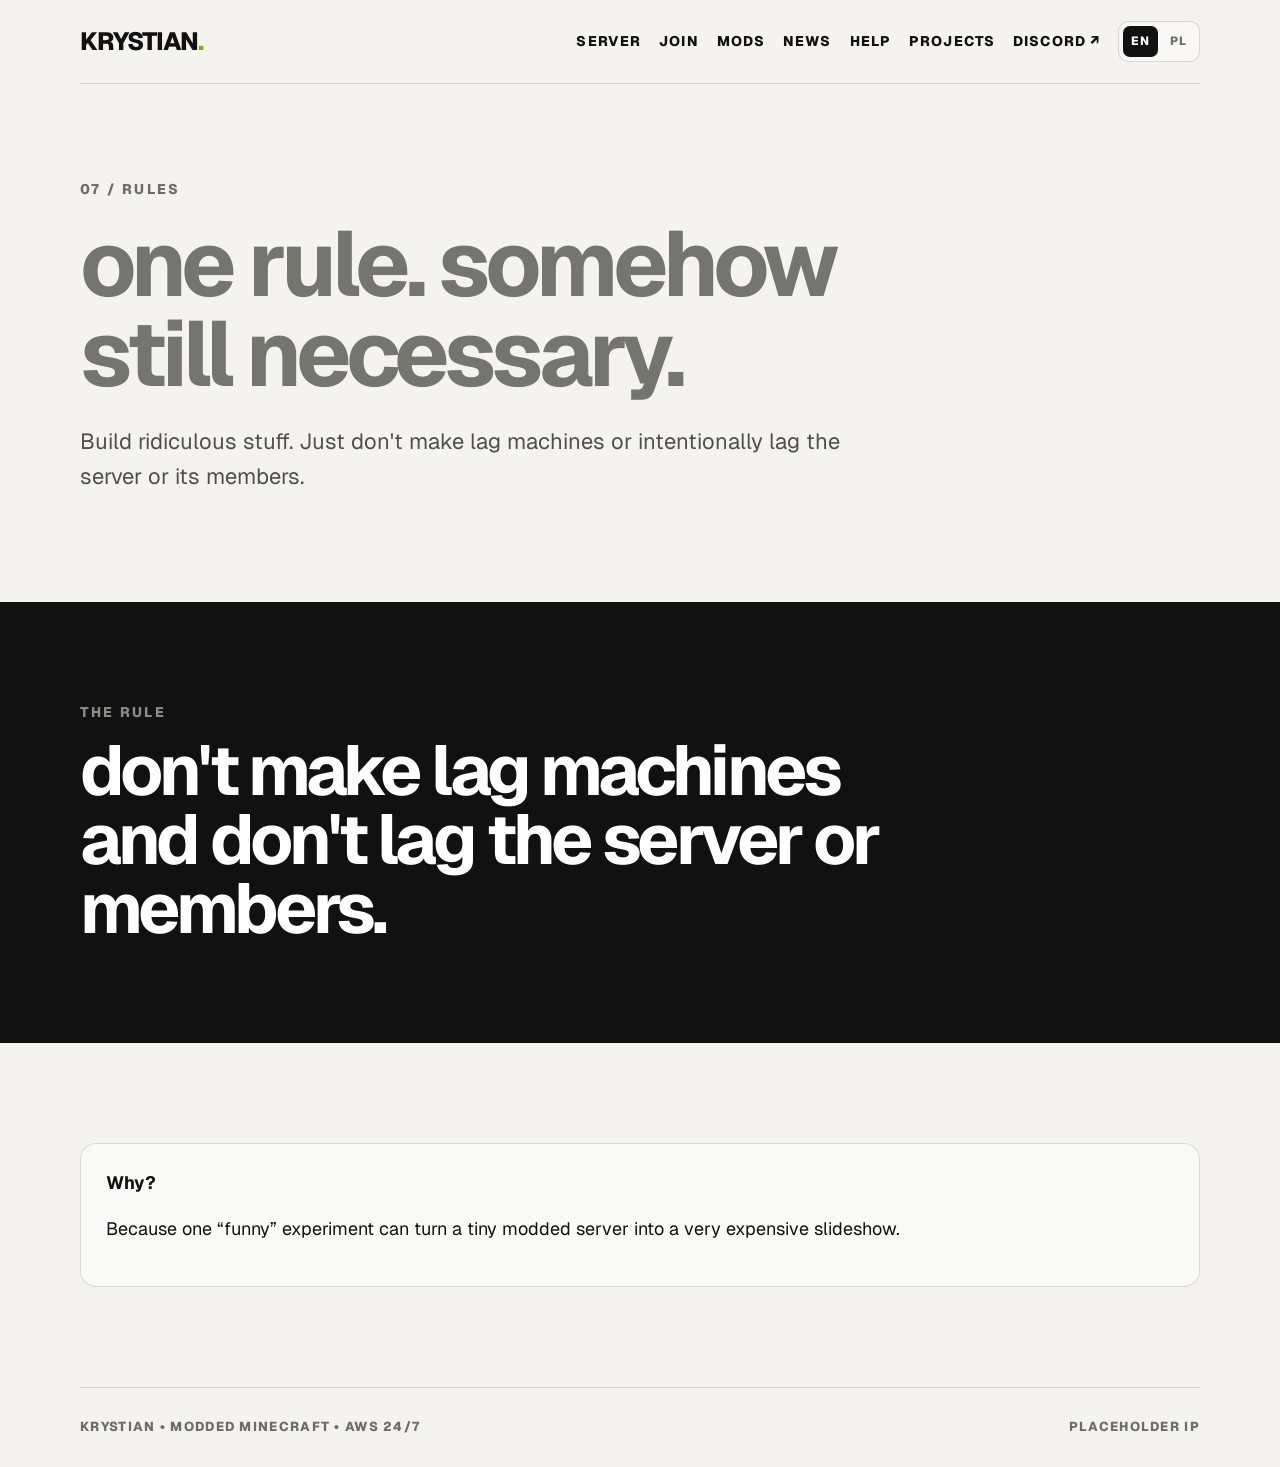
<file: rules/index.html>
<!doctype html><html lang="en" data-titleen="Krystian Server Rules" data-titlepl="Zasady serwera Krystian" data-descen="The Krystian server rule: do not create lag machines or intentionally lag the server or members." data-descpl="Zasada serwera Krystian: nie rób lag machine ani celowo nie laguj serwera lub innych osób."><head><meta charset="utf-8"><meta name="viewport" content="width=device-width, initial-scale=1"><title>Krystian Server Rules</title><meta name="description" content="The Krystian server rule: do not create lag machines or intentionally lag the server or members."><meta name="robots" content="index, follow"><link rel="canonical" href="https://krystian-mc.vercel.app/rules"><meta property="og:type" content="website"><meta property="og:title" content="Krystian Server Rules"><meta property="og:description" content="The Krystian server rule: do not create lag machines or intentionally lag the server or members."><meta property="og:url" content="https://krystian-mc.vercel.app/rules"><link rel="icon" href="/favicon.svg" type="image/svg+xml"><link rel="stylesheet" href="/styles.css"></head><body>
<header class="nav wrap"><a class="brand" href="/">KRYSTIAN<span>.</span></a><div class="nav-actions"><a class="nav-link" href="/server/">SERVER</a><a class="nav-link" href="/join/">JOIN</a><a class="nav-link" href="/mods/">MODS</a><a class="nav-link" href="/announcements/">NEWS</a><a class="nav-link" href="/troubleshooting/">HELP</a><a class="nav-link" href="/projects/">PROJECTS</a><a class="nav-link" data-discord href="#">DISCORD ↗</a><div class="lang-switch"><button data-set-lang="en">EN</button><button data-set-lang="pl">PL</button></div></div></header>
<main>
<section class="page-hero wrap"><div class="eyebrow">07 / RULES</div><h1><span class="lang-en">one rule. somehow still necessary.</span><span class="lang-pl">jedna zasada. jakoś nadal potrzebna.</span></h1><p class="lead"><span class="lang-en">Build ridiculous stuff. Just don't make lag machines or intentionally lag the server or its members.</span><span class="lang-pl">Buduj dziwne rzeczy. Tylko nie rób lag machine ani celowo nie laguj serwera lub innych osób.</span></p></section>
<section class="section dark"><div class="wrap"><div class="eyebrow">THE RULE</div><h2><span class="lang-en">don't make lag machines and don't lag the server or members.</span><span class="lang-pl">nie rób lag machine i nie laguj serwera ani innych osób.</span></h2></div></section>
<section class="section wrap"><div class="notice"><strong><span class="lang-en">Why?</span><span class="lang-pl">Dlaczego?</span></strong><p><span class="lang-en">Because one “funny” experiment can turn a tiny modded server into a very expensive slideshow.</span><span class="lang-pl">Bo jeden „śmieszny” eksperyment może zamienić mały modowany serwer w bardzo drogą prezentację slajdów.</span></p></div></section></main><footer class="footer wrap"><span>KRYSTIAN • MODDED MINECRAFT • AWS 24/7</span><span>PLACEHOLDER IP</span></footer><script src="/site.js"></script></body></html>
</file>
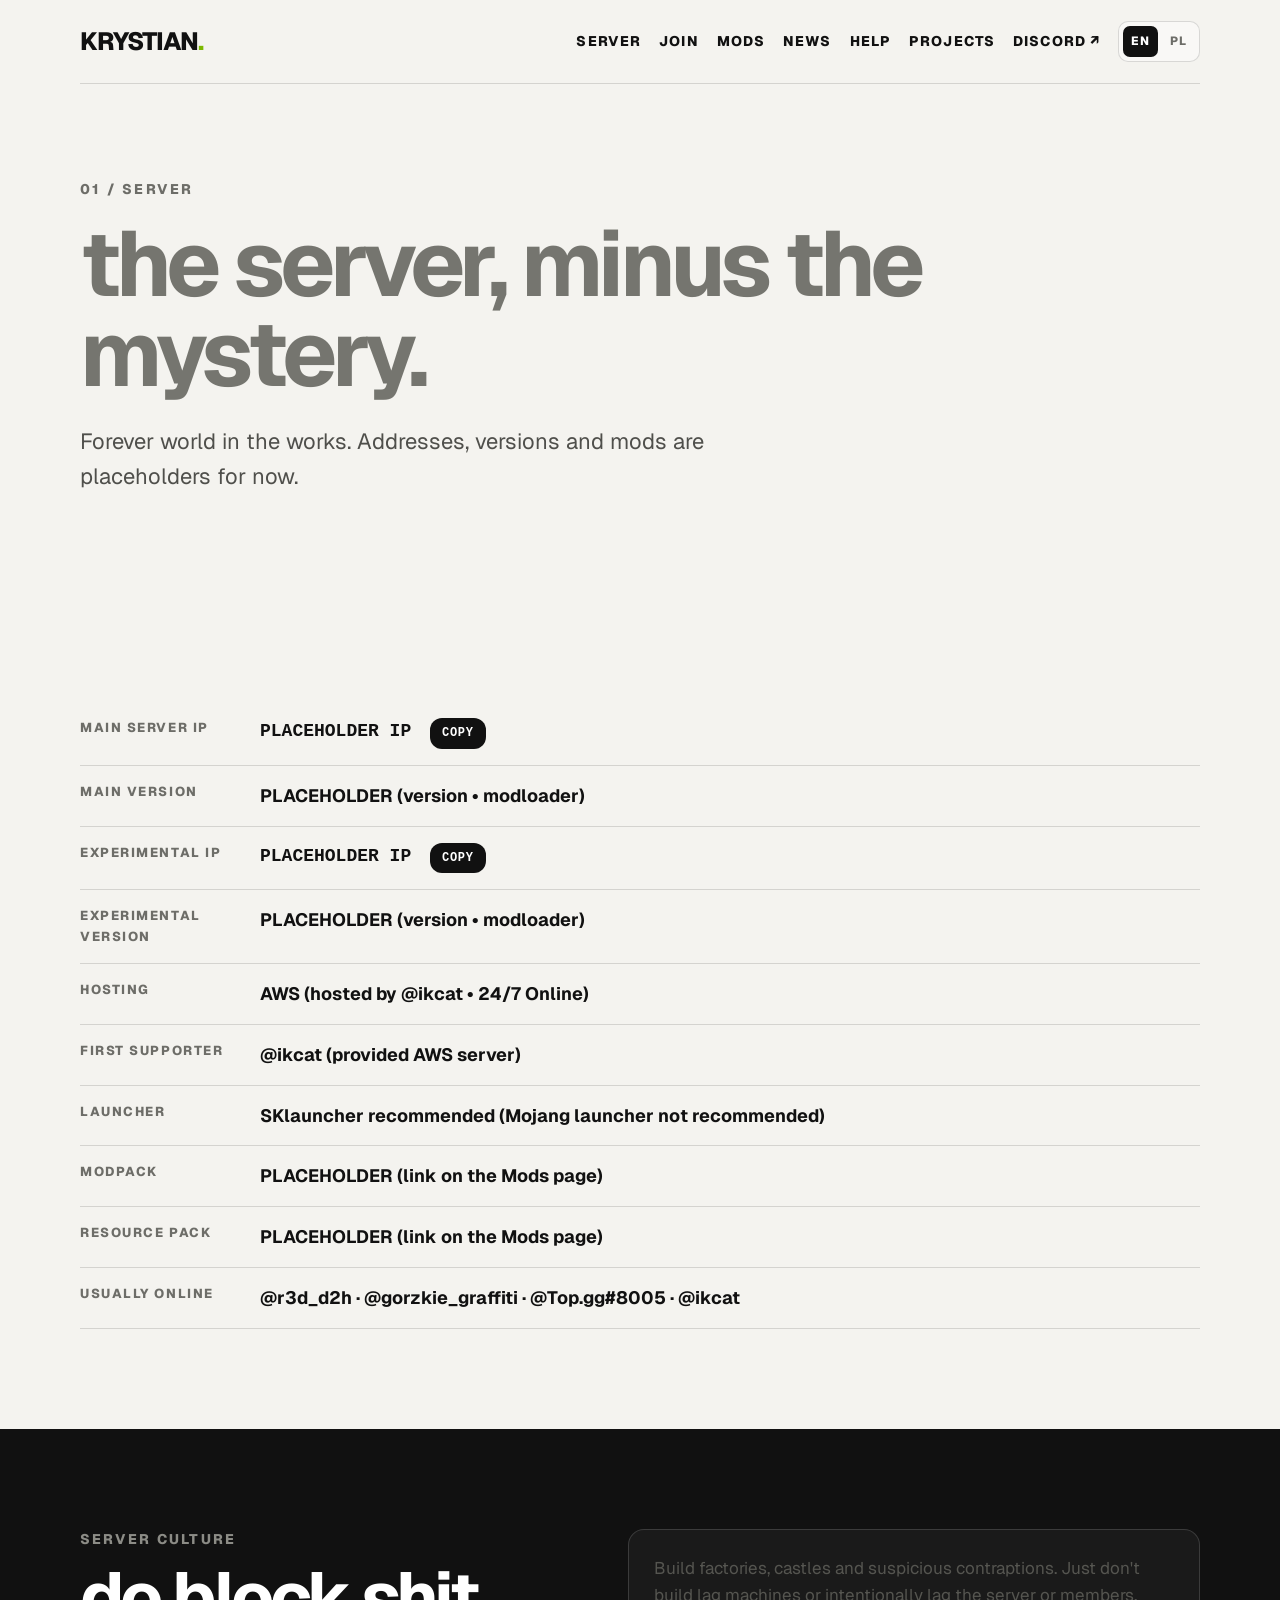
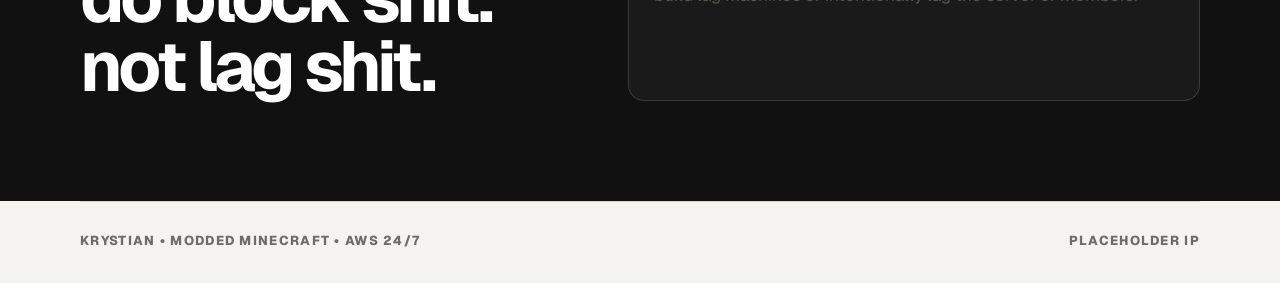
<file: server/index.html>
<!doctype html><html lang="en" data-titleen="Krystian Server — PLACEHOLDER" data-titlepl="Krystian Serwer — TEKST ZASTĘPCZY" data-descen="Server information for Krystian. Details coming soon." data-descpl="Informacje o serwerze Krystian. Szczegóły wkrótce."><head><meta charset="utf-8"><meta name="viewport" content="width=device-width, initial-scale=1"><title>Krystian Server — PLACEHOLDER</title><meta name="description" content="Server information for Krystian. Details coming soon."><meta name="robots" content="index, follow"><link rel="canonical" href="https://krystian-mc.vercel.app/server"><meta property="og:type" content="website"><meta property="og:title" content="Krystian Server — PLACEHOLDER"><meta property="og:description" content="Server information for Krystian. Details coming soon."><meta property="og:url" content="https://krystian-mc.vercel.app/server"><link rel="icon" href="/favicon.svg" type="image/svg+xml"><link rel="stylesheet" href="/styles.css"></head><body>
<header class="nav wrap"><a class="brand" href="/">KRYSTIAN<span>.</span></a><div class="nav-actions"><a class="nav-link" href="/server/">SERVER</a><a class="nav-link" href="/join/">JOIN</a><a class="nav-link" href="/mods/">MODS</a><a class="nav-link" href="/announcements/">NEWS</a><a class="nav-link" href="/troubleshooting/">HELP</a><a class="nav-link" href="/projects/">PROJECTS</a><a class="nav-link" data-discord href="#">DISCORD ↗</a><div class="lang-switch"><button data-set-lang="en">EN</button><button data-set-lang="pl">PL</button></div></div></header>
<main>
<section class="page-hero wrap"><div class="eyebrow">01 / SERVER</div><h1><span class="lang-en">the server, minus the mystery.</span><span class="lang-pl">serwer, bez zgadywania.</span></h1><p class="lead"><span class="lang-en">Forever world in the works. Addresses, versions and mods are placeholders for now.</span><span class="lang-pl">Forever world w przygotowaniu. Adresy, wersje i mody to na razie tekst zastępczy.</span></p></section>
<section class="section wrap"><div class="kv">
<div class="key">MAIN SERVER IP</div><div class="value mono">PLACEHOLDER IP <button class="copy-btn" data-copy="PLACEHOLDER IP" style="margin-left:8px;padding:6px 12px;font-size:12px">COPY</button></div>
<div class="key">MAIN VERSION</div><div class="value">PLACEHOLDER (version • modloader)</div>
<div class="key">EXPERIMENTAL IP</div><div class="value mono">PLACEHOLDER IP <button class="copy-btn" data-copy="PLACEHOLDER IP" style="margin-left:8px;padding:6px 12px;font-size:12px">COPY</button></div>
<div class="key">EXPERIMENTAL VERSION</div><div class="value">PLACEHOLDER (version • modloader)</div>
<div class="key">HOSTING</div><div class="value">AWS (hosted by @ikcat • 24/7 Online)</div>
<div class="key">FIRST SUPPORTER</div><div class="value">@ikcat (provided AWS server)</div>
<div class="key">LAUNCHER</div><div class="value">SKlauncher recommended (Mojang launcher not recommended)</div>
<div class="key">MODPACK</div><div class="value">PLACEHOLDER (link on the Mods page)</div>
<div class="key">RESOURCE PACK</div><div class="value">PLACEHOLDER (link on the Mods page)</div>
<div class="key">USUALLY ONLINE</div><div class="value">@r3d_d2h · @gorzkie_graffiti · @Top.gg#8005 · @ikcat</div>
</div></section>
<section class="section dark"><div class="wrap split"><div><div class="eyebrow">SERVER CULTURE</div><h2><span class="lang-en">do block shit. not lag shit.</span><span class="lang-pl">rób block shit. nie lag shit.</span></h2></div><div class="card" style="background:rgba(255,255,255,.04);border-color:rgba(255,255,255,.14);color:#fff"><p><span class="lang-en">Build factories, castles and suspicious contraptions. Just don't build lag machines or intentionally lag the server or members.</span><span class="lang-pl">Buduj fabryki, zamki i podejrzane konstrukcje. Tylko nie rób lag machine ani celowo nie laguj serwera lub innych osób.</span></p></div></div></section></main><footer class="footer wrap"><span>KRYSTIAN • MODDED MINECRAFT • AWS 24/7</span><span>PLACEHOLDER IP</span></footer><script src="/site.js"></script></body></html>
</file>
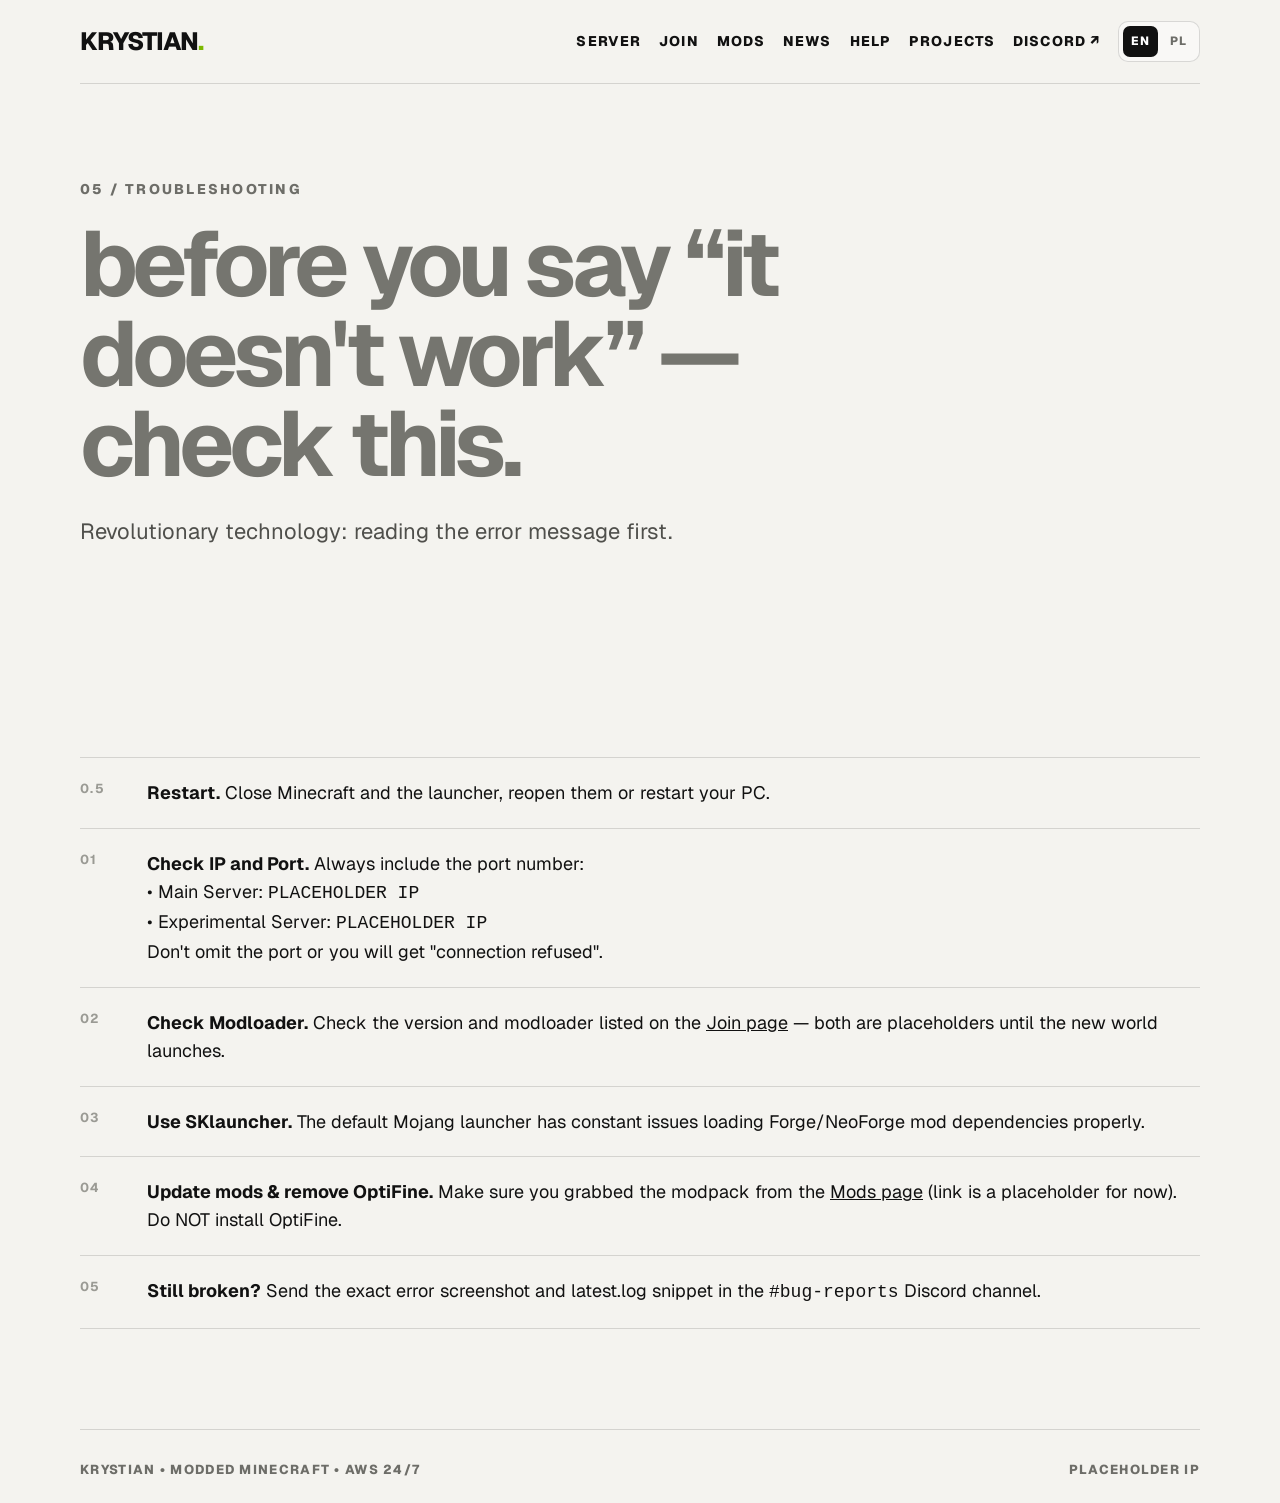
<file: troubleshooting/index.html>
<!doctype html><html lang="en" data-titleen="Krystian Troubleshooting — Connection &amp; Mod Help" data-titlepl="Krystian Rozwiązywanie problemów — Pomoc z modami i IP" data-descen="Troubleshooting for Krystian connection issues, Forge vs NeoForge, and missing mods." data-descpl="Rozwiązywanie problemów z połączeniem, Forge vs NeoForge i brakującymi modami."><head><meta charset="utf-8"><meta name="viewport" content="width=device-width, initial-scale=1"><title>Krystian Troubleshooting — Connection &amp; Mod Help</title><meta name="description" content="Troubleshooting for Krystian connection issues, Forge vs NeoForge, and missing mods."><meta name="robots" content="index, follow"><link rel="canonical" href="https://krystian-mc.vercel.app/troubleshooting"><meta property="og:type" content="website"><meta property="og:title" content="Krystian Troubleshooting — Connection &amp; Mod Help"><meta property="og:description" content="Troubleshooting for Krystian connection issues, Forge vs NeoForge, and missing mods."><meta property="og:url" content="https://krystian-mc.vercel.app/troubleshooting"><link rel="icon" href="/favicon.svg" type="image/svg+xml"><link rel="stylesheet" href="/styles.css"></head><body>
<header class="nav wrap"><a class="brand" href="/">KRYSTIAN<span>.</span></a><div class="nav-actions"><a class="nav-link" href="/server/">SERVER</a><a class="nav-link" href="/join/">JOIN</a><a class="nav-link" href="/mods/">MODS</a><a class="nav-link" href="/announcements/">NEWS</a><a class="nav-link" href="/troubleshooting/">HELP</a><a class="nav-link" href="/projects/">PROJECTS</a><a class="nav-link" data-discord href="#">DISCORD ↗</a><div class="lang-switch"><button data-set-lang="en">EN</button><button data-set-lang="pl">PL</button></div></div></header>
<main>
<section class="page-hero wrap"><div class="eyebrow">05 / TROUBLESHOOTING</div><h1><span class="lang-en">before you say “it doesn't work” — check this.</span><span class="lang-pl">zanim napiszesz „nie działa” — sprawdź to.</span></h1><p class="lead"><span class="lang-en">Revolutionary technology: reading the error message first.</span><span class="lang-pl">Rewolucyjna technologia: najpierw przeczytać komunikat błędu.</span></p></section>
<section class="section wrap"><div class="steps">
<div class="step"><b>0.5</b><span><span class="lang-en"><strong>Restart.</strong> Close Minecraft and the launcher, reopen them or restart your PC.</span><span class="lang-pl"><strong>Zrestartuj.</strong> Zamknij Minecrafta i launcher, otwórz ponownie albo zrestartuj PC.</span></span></div>
<div class="step"><b>01</b><span><span class="lang-en"><strong>Check IP and Port.</strong> Always include the port number:<br>• Main Server: <code>PLACEHOLDER IP</code><br>• Experimental Server: <code>PLACEHOLDER IP</code><br>Don't omit the port or you will get "connection refused".</span><span class="lang-pl"><strong>Sprawdź IP i port.</strong> Zawsze podawaj numer portu:<br>• Główny serwer: <code>PLACEHOLDER IP</code><br>• Eksperymentalny serwer: <code>PLACEHOLDER IP</code><br>Bez portu serwer nie odpowie.</span></span></div>
<div class="step"><b>02</b><span><span class="lang-en"><strong>Check Modloader.</strong> Check the version and modloader listed on the <a href="/join/" style="text-decoration:underline">Join page</a> — both are placeholders until the new world launches.</span><span class="lang-pl"><strong>Sprawdź Modloader.</strong> Sprawdź wersję i modloader na <a href="/join/" style="text-decoration:underline">stronie Join</a> — oba to na razie tekst zastępczy do startu nowego świata.</span></span></div>
<div class="step"><b>03</b><span><span class="lang-en"><strong>Use SKlauncher.</strong> The default Mojang launcher has constant issues loading Forge/NeoForge mod dependencies properly.</span><span class="lang-pl"><strong>Używaj SKlauncher.</strong> Domyślny launcher od Mojang często źle radzi sobie z zależnościami modów.</span></span></div>
<div class="step"><b>04</b><span><span class="lang-en"><strong>Update mods &amp; remove OptiFine.</strong> Make sure you grabbed the modpack from the <a href="/mods/" style="text-decoration:underline">Mods page</a> (link is a placeholder for now). Do NOT install OptiFine.</span><span class="lang-pl"><strong>Zaktualizuj mody i usuń OptiFine.</strong> Upewnij się, że masz paczkę ze <a href="/mods/" style="text-decoration:underline">strony Modów</a> (link to na razie tekst zastępczy). NIGDY nie instaluj OptiFine.</span></span></div>
<div class="step"><b>05</b><span><span class="lang-en"><strong>Still broken?</strong> Send the exact error screenshot and latest.log snippet in the <code>#bug-reports</code> Discord channel.</span><span class="lang-pl"><strong>Nadal nie działa?</strong> Wrzuć screenshot z błędem i fragment latest.log na kanał <code>#bug-reports</code> na Discordzie.</span></span></div>
</div></section></main><footer class="footer wrap"><span>KRYSTIAN • MODDED MINECRAFT • AWS 24/7</span><span>PLACEHOLDER IP</span></footer><script src="/site.js"></script></body></html>
</file>
<file: styles.css>
@import url('https://fonts.googleapis.com/css2?family=Geist:wght@400;500;600;700;800&display=swap');

:root{
  --bg:#f4f3ef;
  --ink:#111;
  --muted:#6d6d68;
  --line:rgba(17,17,17,.14);
  --dark:#111;
  --accent:#b7ff3c
}

*{box-sizing:border-box}
html{scroll-behavior:smooth}

body{
  margin:0;
  font-family:Geist,Inter,system-ui,sans-serif;
  background:var(--bg);
  color:var(--ink);
  line-height:1.55;
  font-size:18px          /* was 16px */
}

a{color:inherit;text-decoration:none}
button{font:inherit}

.wrap{
  width:min(1120px,calc(100% - 40px));
  margin:0 auto
}

.nav{
  min-height:84px;
  display:flex;
  align-items:center;
  justify-content:space-between;
  border-bottom:1px solid var(--line)
}

.brand{
  font-weight:800;
  letter-spacing:-.04em;
  font-size:25px          /* was 22px */
}

.brand span{color:#7bb800}

.nav-actions{
  display:flex;
  align-items:center;
  gap:18px
}

.nav-link{
  font-size:14px;          /* was 13px */
  font-weight:800;
  letter-spacing:.08em
}

.lang-switch{
  display:inline-flex;
  gap:4px;
  padding:4px;
  border:1px solid var(--line);
  border-radius:10px;
  background:rgba(255,255,255,.45)
}

.lang-switch button{
  border:0;
  background:transparent;
  border-radius:7px;
  padding:6px 8px;
  font-size:12px;          /* was 11px */
  font-weight:800;
  letter-spacing:.08em;
  cursor:pointer;
  color:var(--muted)
}

.lang-switch button.active{
  background:var(--ink);
  color:#fff
}

.hero,.page-hero{
  padding:95px 0 70px
}

.hero{padding-bottom:90px}

.eyebrow{
  font-size:14px;          /* was 13px */
  font-weight:800;
  letter-spacing:.16em;
  color:var(--muted)
}

h1,h2{
  margin:0;
  letter-spacing:-.055em;
  line-height:.98
}

h1{
  max-width:900px;
  margin-top:18px;
  font-size:clamp(58px,9vw,108px)   /* was clamp(50px,8vw,96px) */
}

.page-hero h1{
  font-size:clamp(52px,8vw,92px)    /* was clamp(46px,7vw,82px) */
}

h1 span{color:#75756f}

.lead{
  max-width:760px;
  margin:25px 0 38px;
  font-size:22px;          /* was 19px */
  color:#4f4f4b;
  line-height:1.6
}

.server-card{
  display:flex;
  align-items:center;
  justify-content:space-between;
  gap:20px;
  max-width:690px;
  padding:22px 24px;
  background:#fff;
  border:1px solid var(--line);
  border-radius:18px;
  box-shadow:0 20px 60px rgba(0,0,0,.06)
}

.label{
  margin-bottom:5px;
  font-size:14px;          /* was 13px */
  font-weight:800;
  letter-spacing:.13em;
  color:var(--muted)
}

.server-card code{
  font-size:22px;          /* was 20px */
  font-weight:700
}

.copy-btn,.btn{
  border:0;
  background:var(--ink);
  color:#fff;
  border-radius:12px;
  padding:13px 16px;
  font-size:14px;          /* was 13px */
  font-weight:800;
  letter-spacing:.06em;
  cursor:pointer
}

.actions{
  display:flex;
  flex-wrap:wrap;
  gap:12px;
  margin-top:15px
}

.btn{
  display:inline-flex;
  align-items:center;
  justify-content:center;
  min-height:50px;
  padding:0 19px
}

.btn-ghost{
  border:1px solid var(--line);
  background:transparent;
  color:var(--ink)
}

.section{padding:100px 0}

.section-head{margin-bottom:38px}

h2{
  font-size:clamp(44px,5.5vw,72px); /* was clamp(38px,5vw,64px) */
  margin-top:12px;
  max-width:800px
}

.content-grid{
  display:grid;
  grid-template-columns:repeat(2,1fr);
  gap:12px
}

.link-grid{
  display:grid;
  grid-template-columns:repeat(3,1fr);
  gap:12px
}

.card,.link-card,.notice{
  padding:25px;
  border:1px solid var(--line);
  border-radius:16px;
  background:rgba(255,255,255,.48)
}

.card h3{
  margin:0 0 10px;
  font-size:28px;          /* was 24px */
  letter-spacing:-.04em
}

.card p,.link-card span{
  margin:0;
  color:#555550;
  font-size:17px;          /* was 15px */
  line-height:1.6
}

.link-card strong{
  display:block;
  font-size:19px;          /* was 17px */
  letter-spacing:-.02em
}

.link-card span{
  display:block;
  margin-top:7px;
  font-size:16px           /* was 14px */
}

.kv{
  display:grid;
  grid-template-columns:180px 1fr
}

.kv div{
  padding:16px 0;
  border-bottom:1px solid var(--line)
}

.kv .key{
  font-size:13px;          /* was 12px */
  font-weight:800;
  letter-spacing:.12em;
  color:var(--muted)
}

.kv .value{
  font-weight:700
}

.steps{
  border-top:1px solid var(--line)
}

.step{
  display:grid;
  grid-template-columns:55px 1fr;
  gap:12px;
  padding:21px 0;
  border-bottom:1px solid var(--line)
}

.step b{
  color:#9a9a94;
  font-size:13px;          /* was 12px */
  letter-spacing:.1em
}

.dark{
  background:var(--dark);
  color:#fff
}

.dark .eyebrow{color:#8c8c86}

.dark .steps{
  border-color:rgba(255,255,255,.17)
}

.dark .step{
  border-color:rgba(255,255,255,.17)
}

.dark code{color:var(--accent)}

.split{
  display:grid;
  grid-template-columns:.9fr 1.1fr;
  gap:80px
}

.announce{
  padding:24px 0;
  border-top:1px solid var(--line)
}

.announce:last-child{
  border-bottom:1px solid var(--line)
}

.announce h3{
  margin:7px 0 10px;
  font-size:28px;          /* was 25px */
  letter-spacing:-.035em
}

.announce p{
  max-width:850px;
  color:#555550;
  font-size:17px;          /* was 15px */
  line-height:1.6
}

.tag{
  display:inline-block;
  padding:5px 8px;
  border-radius:999px;
  background:#e9e8e1;
  font-size:13px;          /* was 11px */
  font-weight:800;
  letter-spacing:.1em
}

.mini{
  font-size:16px;          /* was 14px */
  color:var(--muted)
}

.mono{
  font-family:ui-monospace,SFMono-Regular,Menlo,monospace
}

.lang-en,.lang-pl,.block-en,.block-pl{display:none}

body[data-lang="en"] .lang-en,
body[data-lang="en"] .block-en{display:inline}

body[data-lang="pl"] .lang-pl,
body[data-lang="pl"] .block-pl{display:inline}

.footer{
  min-height:80px;
  display:flex;
  align-items:center;
  justify-content:space-between;
  gap:20px;
  border-top:1px solid var(--line);
  color:var(--muted);
  font-size:13px;          /* was 12px */
  font-weight:800;
  letter-spacing:.1em
}

@media(max-width:820px){
  .link-grid,.content-grid{
    grid-template-columns:repeat(2,1fr)
  }

  .split{
    grid-template-columns:1fr;
    gap:45px
  }

  .nav-link{display:none}

  .kv{
    grid-template-columns:1fr
  }
}

@media(max-width:540px){
  .wrap{
    width:min(100% - 28px,1120px)
  }

  h1{
    font-size:54px          /* was 49px */
  }

  .server-card{
    align-items:flex-start;
    flex-direction:column
  }

  .link-grid,.content-grid{
    grid-template-columns:1fr
  }

  .footer{
    align-items:flex-start;
    flex-direction:column;
    padding:24px 0
  }
}
</file>
